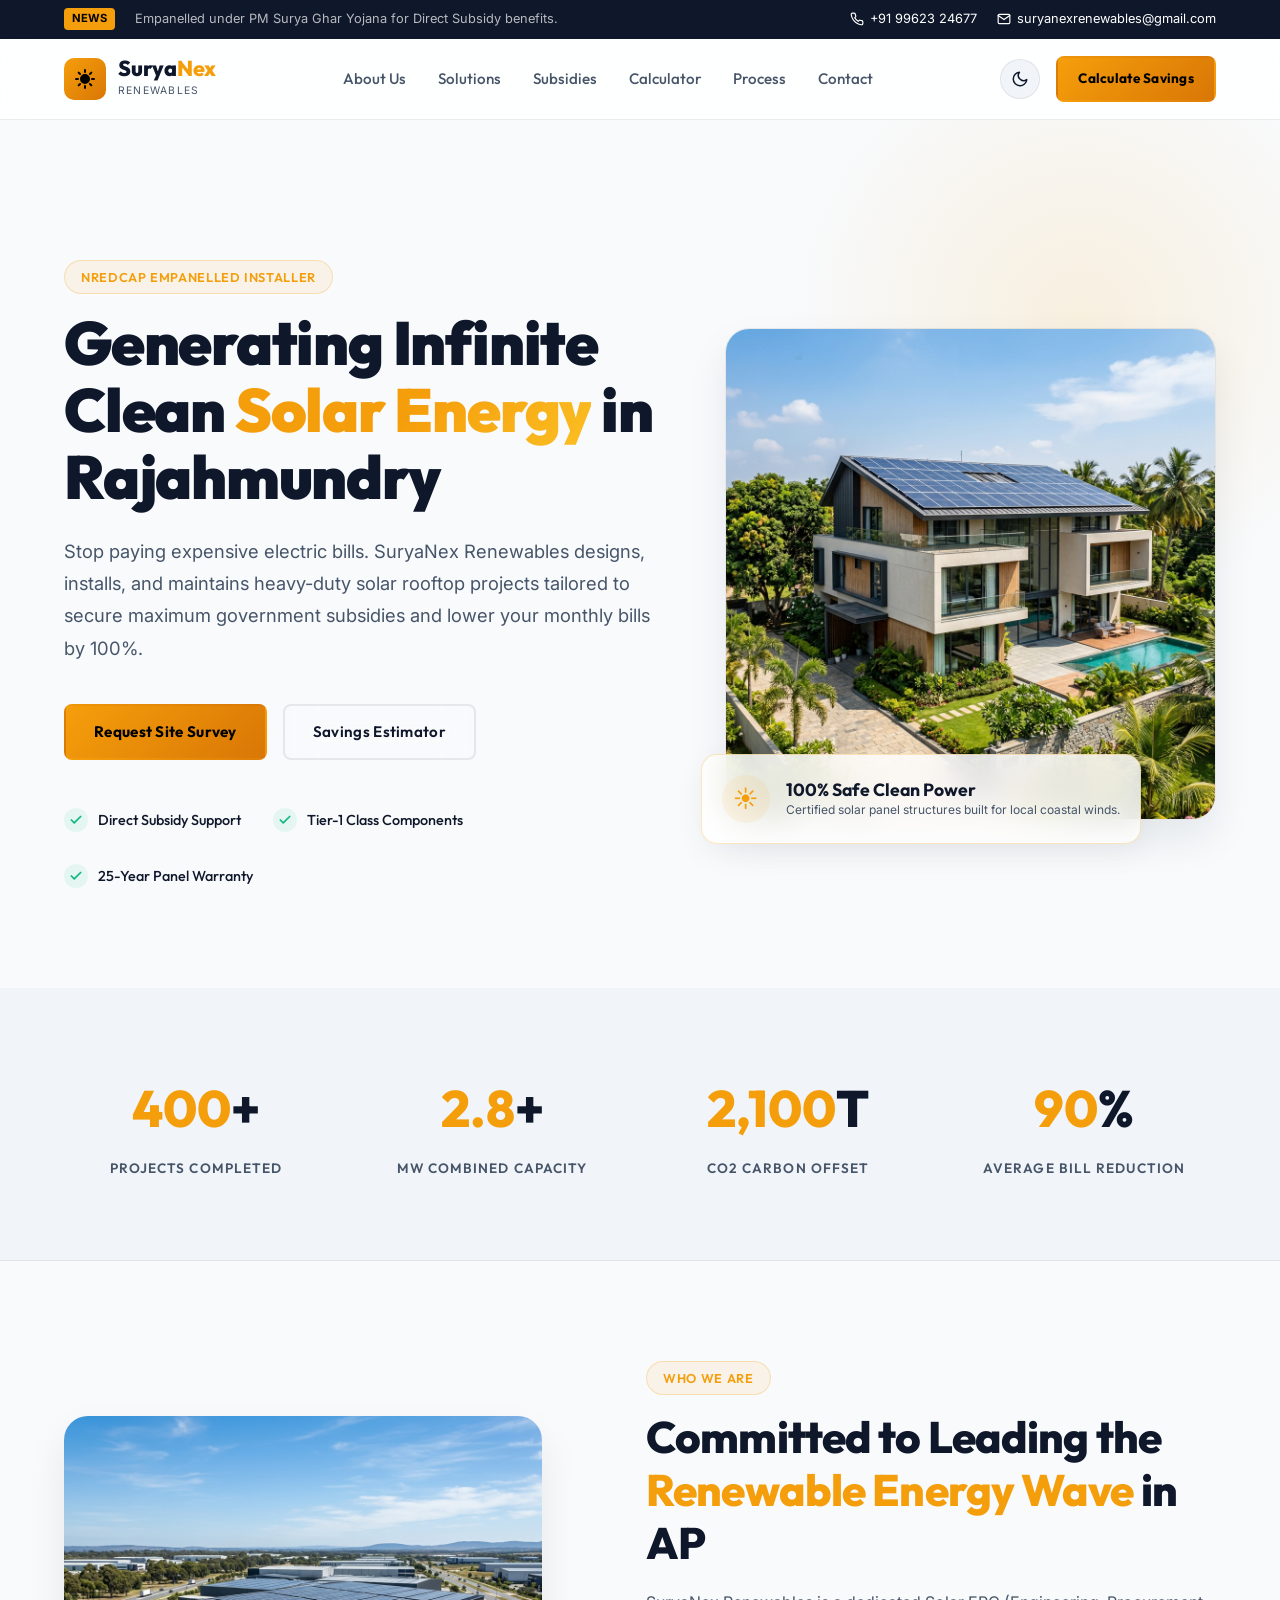
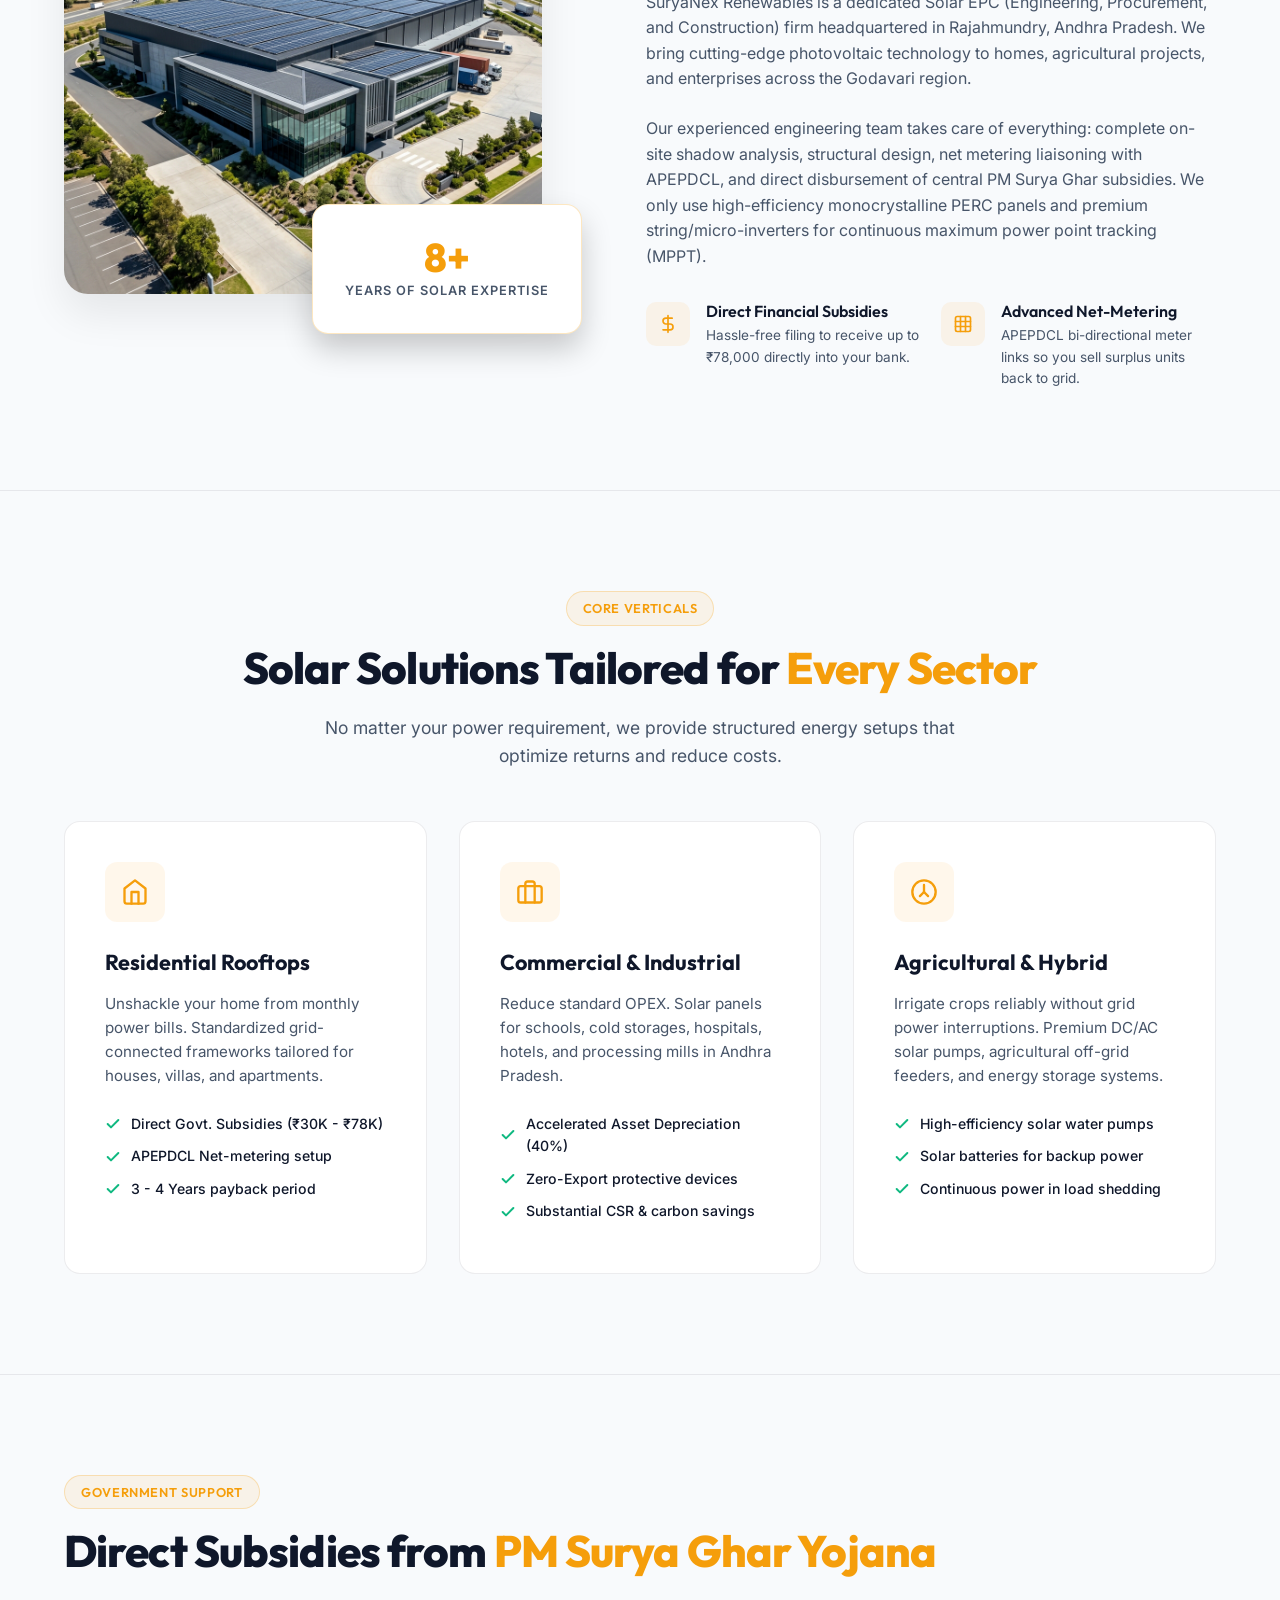
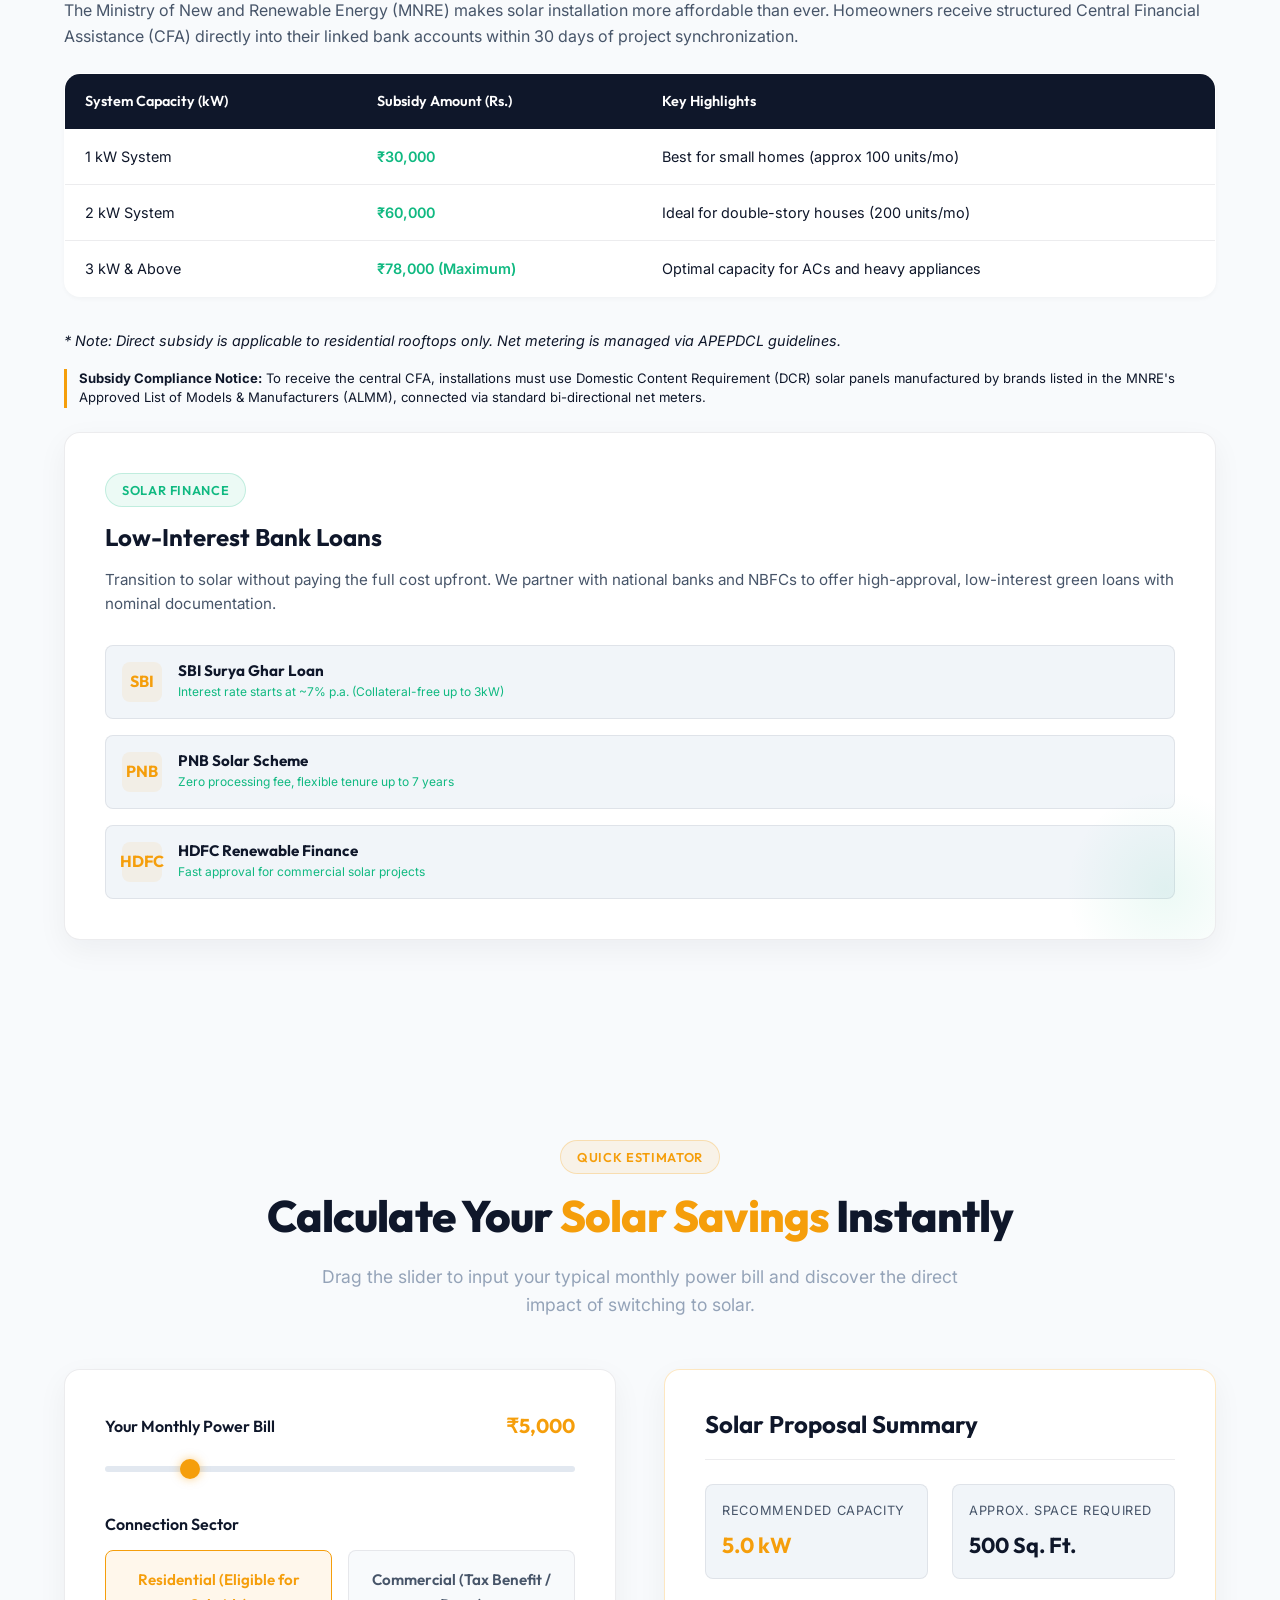
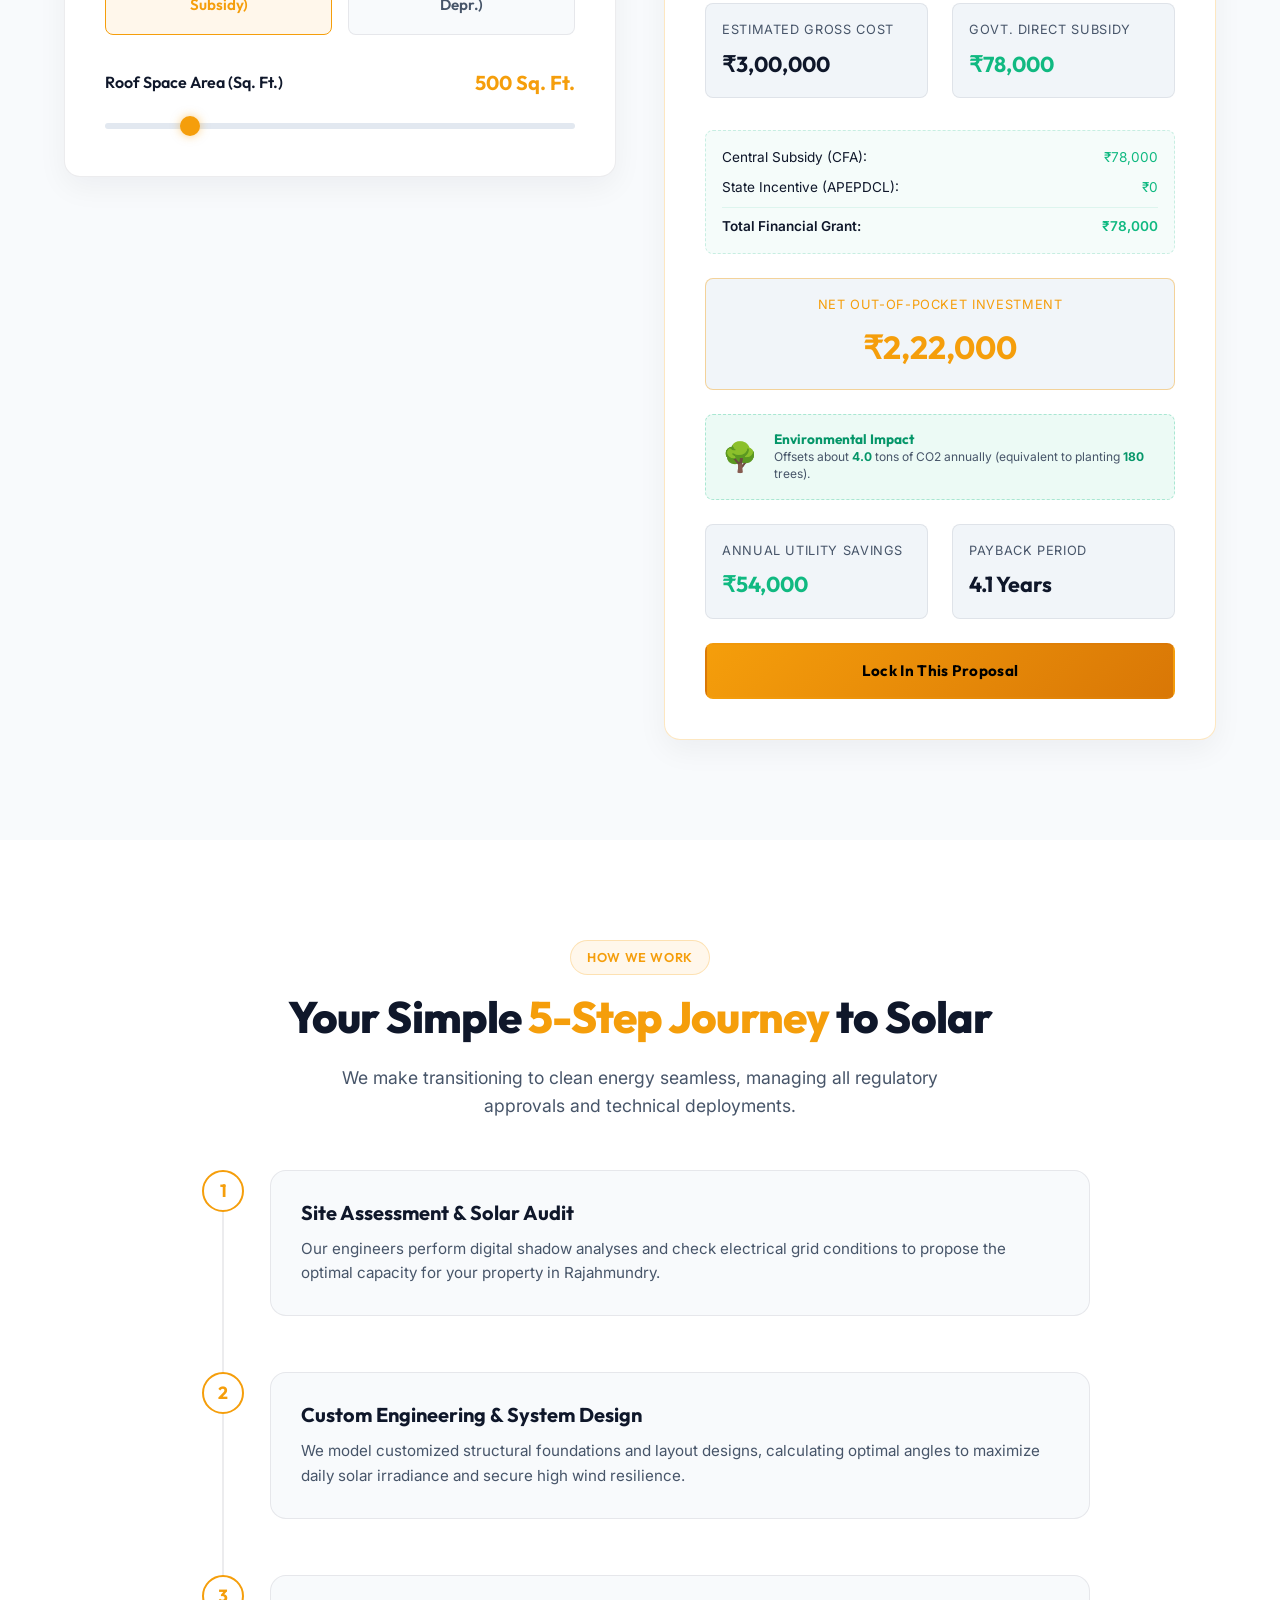
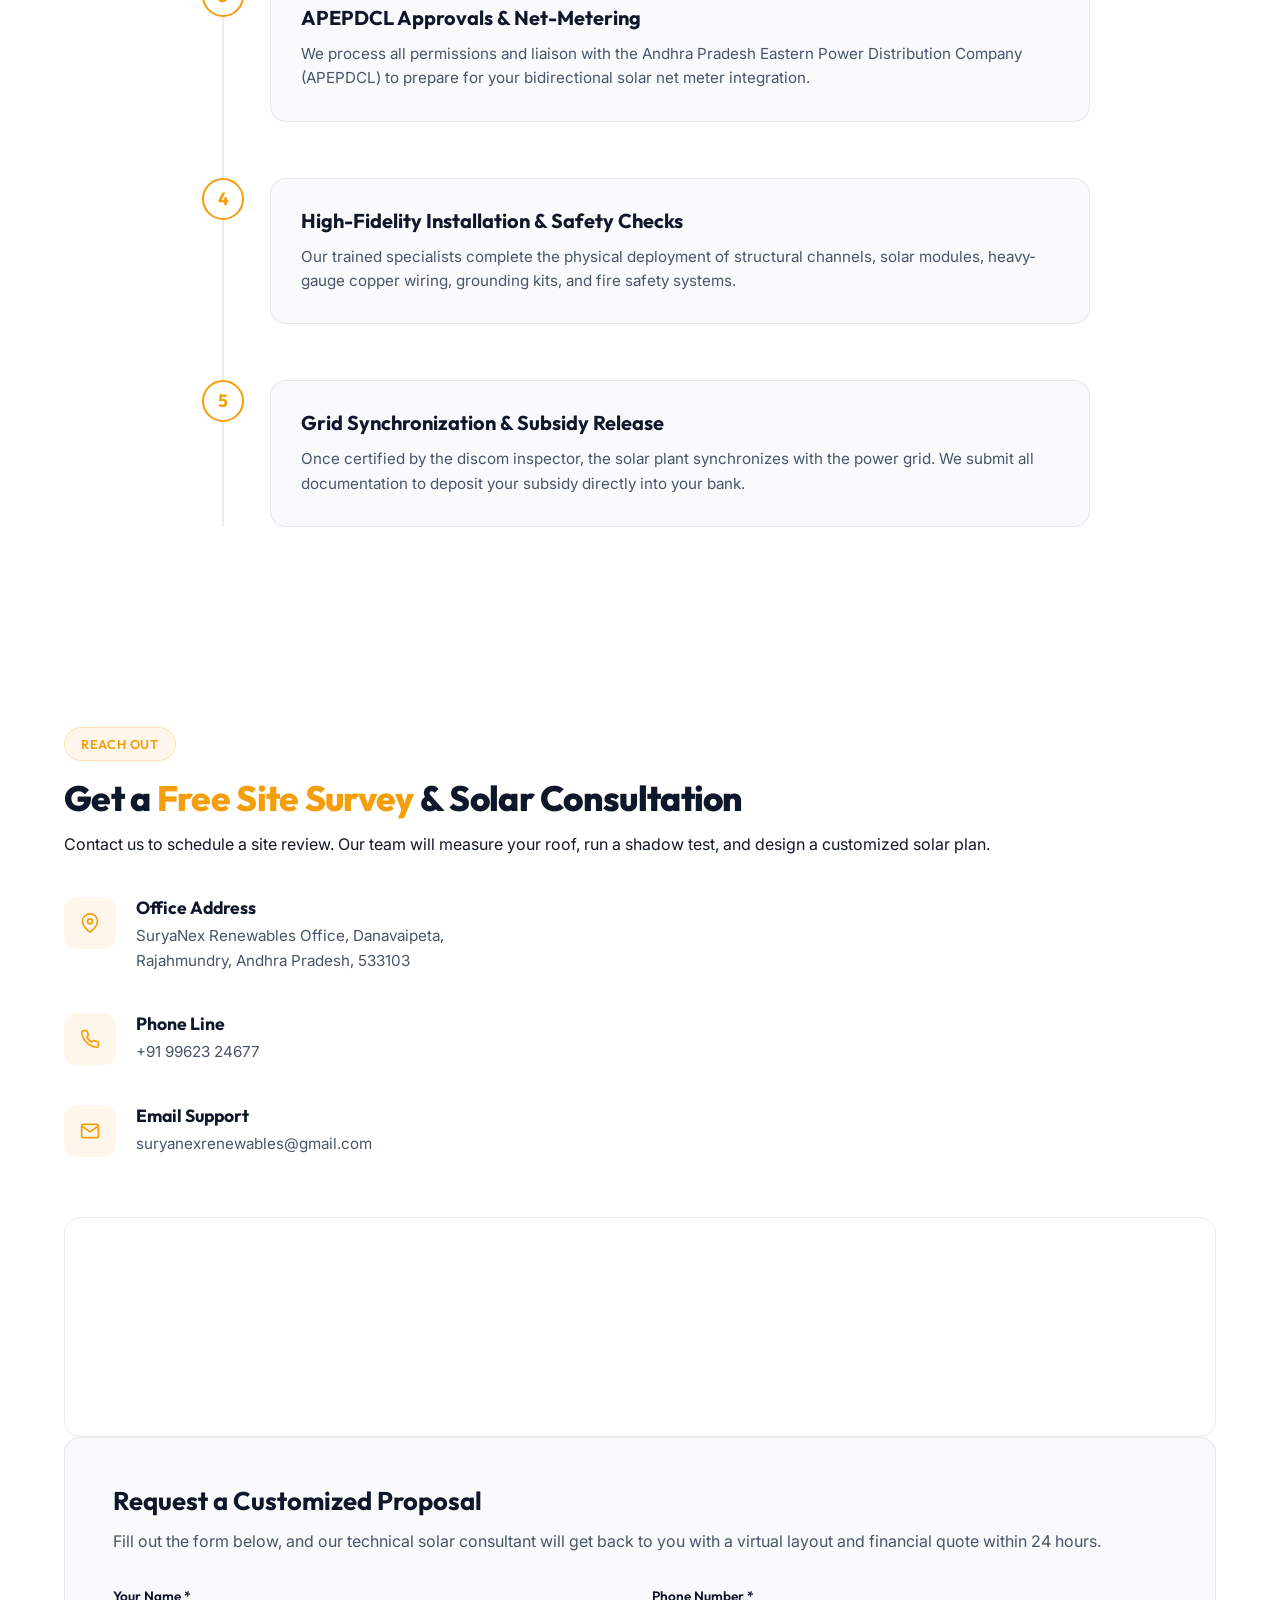
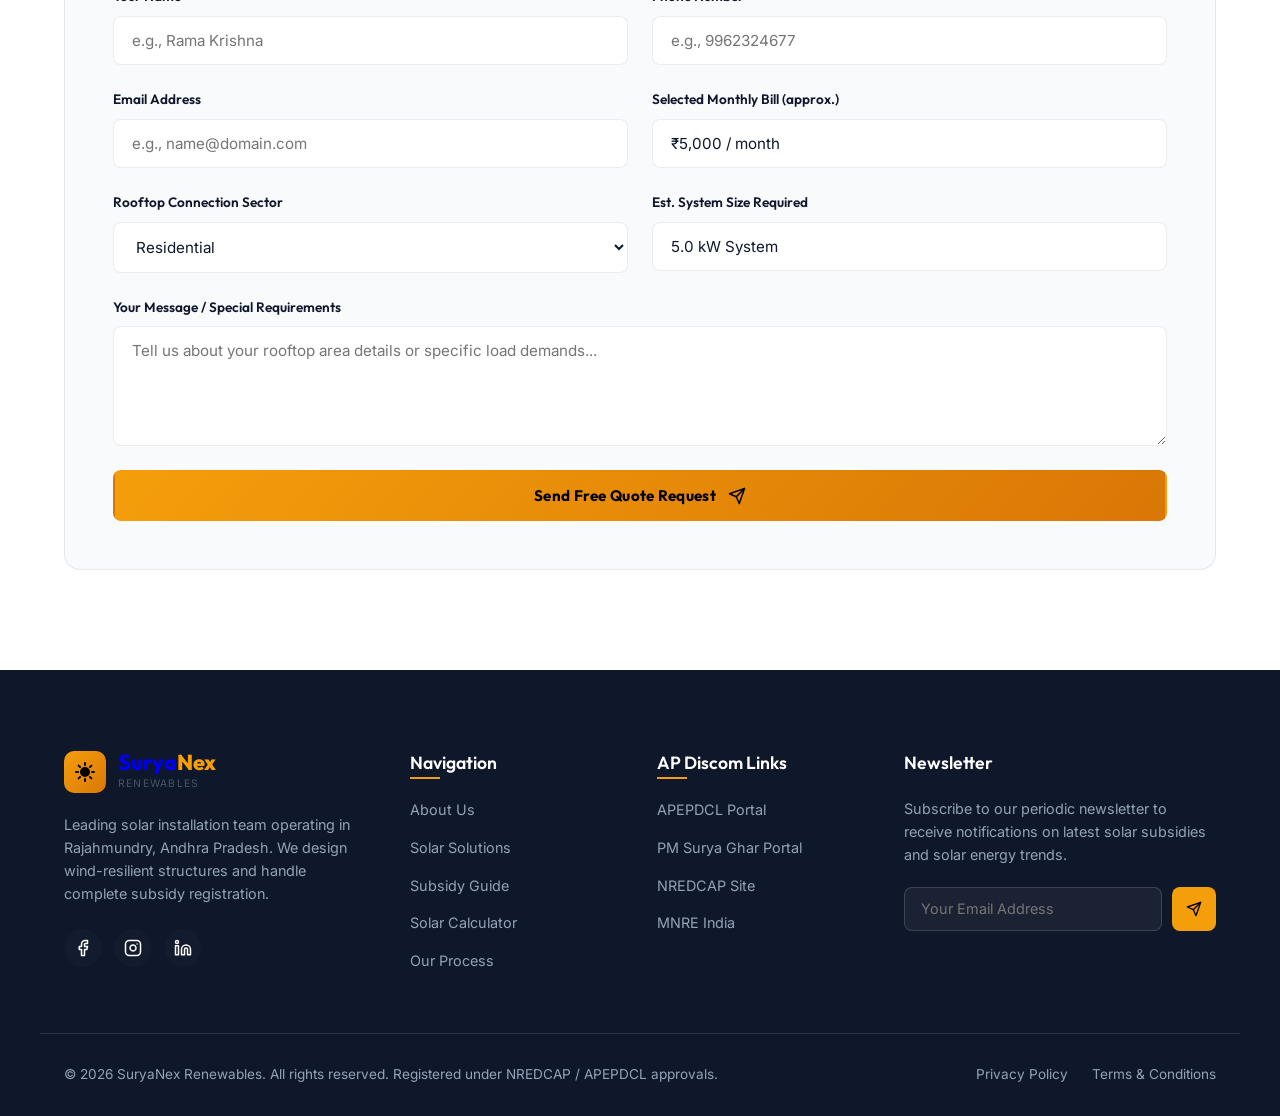
<file: index.html>
<!DOCTYPE html>
<html lang="en">
<head>
  <meta charset="UTF-8">
  <meta name="viewport" content="width=device-width, initial-scale=1.0">
  <title>SuryaNex Renewables | Premium Solar Power Solutions in Rajahmundry</title>
  
  <script>
    // Immediately set theme before layout parses to prevent theme flashes
    const savedTheme = localStorage.getItem('theme') || 'light';
    document.documentElement.setAttribute('data-theme', savedTheme);
  </script>
  
  <!-- SEO Meta Tags -->
  <meta name="description" content="Leading Solar EPC company in Rajahmundry, Andhra Pradesh. SuryaNex Renewables provides top-tier rooftop solar installations, PM Surya Ghar subsidy processing, and maximum savings on electricity bills." />
  <meta name="keywords" content="solar installation Rajahmundry, best solar company in Andhra Pradesh, rooftop solar panels, solar subsidy AP, NREDCAP solar installer, PM Surya Ghar Yojana Rajahmundry, APEPDCL solar net metering" />
  <meta name="robots" content="index, follow" />
  
  <!-- CSS Stylesheet -->
  <link rel="stylesheet" href="style.css">
</head>
<body>

  <!-- PRELOADER -->
  <div id="preloader">
    <div class="loader-content">
      <div class="loader-solar"></div>
      <div class="loader-text">SuryaNex Renewables</div>
    </div>
  </div>

  <!-- TOP ANNOUNCEMENT BAR -->
  <section class="top-bar" id="home">
    <div class="container top-bar-content">
      <div class="top-bar-left">
        <span class="announcement-badge">News</span>
        <span>Empanelled under PM Surya Ghar Yojana for Direct Subsidy benefits.</span>
      </div>
      <div class="top-bar-right">
        <a href="tel:+919962324677">
          <svg width="14" height="14" viewBox="0 0 24 24" fill="none" stroke="currentColor" stroke-width="2" stroke-linecap="round" stroke-linejoin="round"><path d="M22 16.92v3a2 2 0 0 1-2.18 2 19.79 19.79 0 0 1-8.63-3.07 19.5 19.5 0 0 1-6-6 19.79 19.79 0 0 1-3.07-8.67A2 2 0 0 1 4.11 2h3a2 2 0 0 1 2 1.72 12.84 12.84 0 0 0 .7 2.81 2 2 0 0 1-.45 2.11L8.09 9.91a16 16 0 0 0 6 6l1.27-1.27a2 2 0 0 1 2.11-.45 12.84 12.84 0 0 0 2.81.7A2 2 0 0 1 22 16.92z"></path></svg>
          +91 99623 24677
        </a>
        <a href="mailto:suryanexrenewables@gmail.com">
          <svg width="14" height="14" viewBox="0 0 24 24" fill="none" stroke="currentColor" stroke-width="2" stroke-linecap="round" stroke-linejoin="round"><path d="M4 4h16c1.1 0 2 .9 2 2v12c0 1.1-.9 2-2 2H4c-1.1 0-2-.9-2-2V6c0-1.1.9-2 2-2z"></path><polyline points="22,6 12,13 2,6"></polyline></svg>
          suryanexrenewables@gmail.com
        </a>
      </div>
    </div>
  </section>

  <!-- NAVIGATION HEADER -->
  <header id="header">
    <div class="nav-container">
      <a href="#home" class="logo" id="nav-logo">
        <div class="logo-icon">
          <svg viewBox="0 0 24 24" xmlns="http://www.w3.org/1999/xlink">
            <path d="M12,7A5,5 0 0,1 17,12A5,5 0 0,1 12,17A5,5 0 0,1 7,12A5,5 0 0,1 12,7M12,2A1,1 0 0,1 13,3V5A1,1 0 0,1 12,6A1,1 0 0,1 11,5V3A1,1 0 0,1 12,2M12,18A1,1 0 0,1 13,19V21A1,1 0 0,1 12,22A1,1 0 0,1 11,21V19A1,1 0 0,1 12,18M2,12A1,1 0 0,1 3,11H5A1,1 0 0,1 6,12A1,1 0 0,1 5,13H3A1,1 0 0,1 2,12M18,12A1,1 0 0,1 19,11H21A1,1 0 0,1 22,12A1,1 0 0,1 21,13H19A1,1 0 0,1 18,12M4.93,4.93A1,1 0 0,1 6.34,4.93L7.76,6.34A1,1 0 0,1 7.76,7.76A1,1 0 0,1 6.34,7.76L4.93,6.34A1,1 0 0,1 4.93,4.93M16.24,16.24A1,1 0 0,1 17.66,16.24L19.07,17.66A1,1 0 0,1 19.07,19.07A1,1 0 0,1 17.66,19.07L16.24,17.66A1,1 0 0,1 16.24,16.24M19.07,4.93A1,1 0 0,1 19.07,6.34L17.66,7.76A1,1 0 0,1 16.24,7.76A1,1 0 0,1 16.24,6.34L17.66,4.93A1,1 0 0,1 19.07,4.93M7.76,16.24A1,1 0 0,1 7.76,17.66L6.34,19.07A1,1 0 0,1 4.93,19.07A1,1 0 0,1 4.93,17.66L6.34,16.24A1,1 0 0,1 7.76,16.24Z" />
          </svg>
        </div>
        <div class="logo-text">
          <span class="logo-title">Surya<span>Nex</span></span>
          <span class="logo-subtitle">Renewables</span>
        </div>
      </a>
      
      <ul class="nav-links" id="nav-links-menu">
        <li><a href="#about" class="nav-link-item">About Us</a></li>
        <li><a href="#solutions" class="nav-link-item">Solutions</a></li>
        <li><a href="#subsidy" class="nav-link-item">Subsidies</a></li>
        <li><a href="#calculator" class="nav-link-item">Calculator</a></li>
        <li><a href="#process" class="nav-link-item">Process</a></li>
        <li><a href="#contact" class="nav-link-item">Contact</a></li>
      </ul>

      <div class="nav-actions">
        <button id="theme-toggle" class="theme-toggle-btn" aria-label="Toggle Theme" title="Toggle Light/Dark Mode">
          <svg class="sun-icon" viewBox="0 0 24 24" fill="none" stroke="currentColor" stroke-width="2" stroke-linecap="round" stroke-linejoin="round">
            <circle cx="12" cy="12" r="5"></circle>
            <line x1="12" y1="1" x2="12" y2="3"></line>
            <line x1="12" y1="21" x2="12" y2="23"></line>
            <line x1="4.22" y1="4.22" x2="5.64" y2="5.64"></line>
            <line x1="18.36" y1="18.36" x2="19.78" y2="19.78"></line>
            <line x1="1" y1="12" x2="3" y2="12"></line>
            <line x1="21" y1="12" x2="23" y2="12"></line>
            <line x1="4.22" y1="19.78" x2="5.64" y2="18.36"></line>
            <line x1="18.36" y1="5.64" x2="19.78" y2="4.22"></line>
          </svg>
          <svg class="moon-icon" viewBox="0 0 24 24" fill="none" stroke="currentColor" stroke-width="2" stroke-linecap="round" stroke-linejoin="round">
            <path d="M21 12.79A9 9 0 1 1 11.21 3 7 7 0 0 0 21 12.79z"></path>
          </svg>
        </button>
        <a href="#calculator" class="btn btn-primary" style="padding: 10px 20px; font-size: 0.85rem;">Calculate Savings</a>
      </div>

      <button class="hamburger" id="hamburger-btn" aria-label="Toggle menu">
        <span></span>
        <span></span>
        <span></span>
      </button>
    </div>
  </header>

  <!-- HERO SECTION -->
  <section class="hero">
    <div class="container hero-grid">
      <div class="hero-content">
        <span class="badge">NREDCAP Empanelled Installer</span>
        <h1 class="hero-title">Generating Infinite Clean <span>Solar Energy</span> in Rajahmundry</h1>
        <p class="hero-subtitle">Stop paying expensive electric bills. SuryaNex Renewables designs, installs, and maintains heavy-duty solar rooftop projects tailored to secure maximum government subsidies and lower your monthly bills by 100%.</p>
        
        <div class="hero-actions">
          <a href="#contact" class="btn btn-primary">Request Site Survey</a>
          <a href="#calculator" class="btn btn-secondary">Savings Estimator</a>
        </div>

        <div class="hero-benefits">
          <div class="hero-benefit-item">
            <div class="hero-benefit-icon">
              <svg width="14" height="14" viewBox="0 0 24 24" fill="none" stroke="currentColor" stroke-width="3" stroke-linecap="round" stroke-linejoin="round"><polyline points="20 6 9 17 4 12"></polyline></svg>
            </div>
            <span class="hero-benefit-text">Direct Subsidy Support</span>
          </div>
          <div class="hero-benefit-item">
            <div class="hero-benefit-icon">
              <svg width="14" height="14" viewBox="0 0 24 24" fill="none" stroke="currentColor" stroke-width="3" stroke-linecap="round" stroke-linejoin="round"><polyline points="20 6 9 17 4 12"></polyline></svg>
            </div>
            <span class="hero-benefit-text">Tier-1 Class Components</span>
          </div>
          <div class="hero-benefit-item">
            <div class="hero-benefit-icon">
              <svg width="14" height="14" viewBox="0 0 24 24" fill="none" stroke="currentColor" stroke-width="3" stroke-linecap="round" stroke-linejoin="round"><polyline points="20 6 9 17 4 12"></polyline></svg>
            </div>
            <span class="hero-benefit-text">25-Year Panel Warranty</span>
          </div>
        </div>
      </div>

      <div class="hero-image-container">
        <div class="hero-image-wrapper">
          <img src="assets/hero_solar_panels.png" alt="Rooftop solar installation in Rajahmundry AP" loading="lazy">
        </div>
        <div class="hero-floating-card">
          <div class="floating-icon">☀️</div>
          <div class="floating-info">
            <h4>100% Safe Clean Power</h4>
            <p>Certified solar panel structures built for local coastal winds.</p>
          </div>
        </div>
      </div>
    </div>
  </section>

  <!-- KEY STATS -->
  <section class="stats">
    <div class="container stats-grid">
      <div class="stat-card">
        <div class="stat-number" id="stat-installations">400<span>+</span></div>
        <div class="stat-label">Projects Completed</div>
      </div>
      <div class="stat-card">
        <div class="stat-number" id="stat-mw">2.8<span>+</span></div>
        <div class="stat-label">MW Combined Capacity</div>
      </div>
      <div class="stat-card">
        <div class="stat-number" id="stat-co2">2,100<span>T</span></div>
        <div class="stat-label">CO2 Carbon Offset</div>
      </div>
      <div class="stat-card">
        <div class="stat-number" id="stat-savings">90<span>%</span></div>
        <div class="stat-label">Average Bill Reduction</div>
      </div>
    </div>
  </section>

  <!-- ABOUT US SECTION -->
  <section class="section about" id="about">
    <div class="container about-grid">
      <div class="about-media">
        <div class="about-image-stack">
          <div class="about-img-main">
            <img src="assets/commercial_solar.png" alt="SuryaNex team solar work in Rajahmundry" loading="lazy">
          </div>
          <div class="about-badge-experience">
            <div class="exp-years">8+</div>
            <div class="exp-text">Years of Solar Expertise</div>
          </div>
        </div>
      </div>

      <div class="about-info">
        <span class="badge">Who We Are</span>
        <h2 class="section-title">Committed to Leading the <span>Renewable Energy Wave</span> in AP</h2>
        <p>SuryaNex Renewables is a dedicated Solar EPC (Engineering, Procurement, and Construction) firm headquartered in Rajahmundry, Andhra Pradesh. We bring cutting-edge photovoltaic technology to homes, agricultural projects, and enterprises across the Godavari region.</p>
        <p>Our experienced engineering team takes care of everything: complete on-site shadow analysis, structural design, net metering liaisoning with APEPDCL, and direct disbursement of central PM Surya Ghar subsidies. We only use high-efficiency monocrystalline PERC panels and premium string/micro-inverters for continuous maximum power point tracking (MPPT).</p>
        
        <div class="about-features">
          <div class="about-feature-item">
            <div class="about-feature-icon">
              <svg width="20" height="20" viewBox="0 0 24 24" fill="none" stroke="currentColor" stroke-width="2" stroke-linecap="round" stroke-linejoin="round"><path d="M12 2v20M17 5H9.5a3.5 3.5 0 0 0 0 7h5a3.5 3.5 0 0 1 0 7H6"></path></svg>
            </div>
            <div class="about-feature-text">
              <h4>Direct Financial Subsidies</h4>
              <p>Hassle-free filing to receive up to ₹78,000 directly into your bank.</p>
            </div>
          </div>
          <div class="about-feature-item">
            <div class="about-feature-icon">
              <svg width="20" height="20" viewBox="0 0 24 24" fill="none" stroke="currentColor" stroke-width="2" stroke-linecap="round" stroke-linejoin="round"><rect x="3" y="3" width="18" height="18" rx="2" ry="2"></rect><line x1="9" y1="3" x2="9" y2="21"></line><line x1="15" y1="3" x2="15" y2="21"></line><line x1="3" y1="9" x2="21" y2="9"></line><line x1="3" y1="15" x2="21" y2="15"></line></svg>
            </div>
            <div class="about-feature-text">
              <h4>Advanced Net-Metering</h4>
              <p>APEPDCL bi-directional meter links so you sell surplus units back to grid.</p>
            </div>
          </div>
        </div>
      </div>
    </div>
  </section>

  <!-- SOLUTIONS SECTION -->
  <section class="section solutions" id="solutions">
    <div class="container">
      <div style="text-align: center; margin-bottom: 50px;">
        <span class="badge">Core Verticals</span>
        <h2 class="section-title">Solar Solutions Tailored for <span>Every Sector</span></h2>
        <p class="section-desc" style="margin: 0 auto;">No matter your power requirement, we provide structured energy setups that optimize returns and reduce costs.</p>
      </div>

      <div class="grid grid-3 solutions-grid">
        <!-- Residential Solar -->
        <div class="solution-card">
          <div class="solution-icon">
            <svg width="28" height="28" viewBox="0 0 24 24" fill="none" stroke="currentColor" stroke-width="2" stroke-linecap="round" stroke-linejoin="round"><path d="M3 9l9-7 9 7v11a2 2 0 0 1-2 2H5a2 2 0 0 1-2-2z"></path><polyline points="9 22 9 12 15 12 15 22"></polyline></svg>
          </div>
          <h3>Residential Rooftops</h3>
          <p>Unshackle your home from monthly power bills. Standardized grid-connected frameworks tailored for houses, villas, and apartments.</p>
          <ul class="solution-list">
            <li>
              <svg width="16" height="16" viewBox="0 0 24 24" fill="none" stroke="currentColor" stroke-width="3" stroke-linecap="round" stroke-linejoin="round"><polyline points="20 6 9 17 4 12"></polyline></svg>
              Direct Govt. Subsidies (₹30K - ₹78K)
            </li>
            <li>
              <svg width="16" height="16" viewBox="0 0 24 24" fill="none" stroke="currentColor" stroke-width="3" stroke-linecap="round" stroke-linejoin="round"><polyline points="20 6 9 17 4 12"></polyline></svg>
              APEPDCL Net-metering setup
            </li>
            <li>
              <svg width="16" height="16" viewBox="0 0 24 24" fill="none" stroke="currentColor" stroke-width="3" stroke-linecap="round" stroke-linejoin="round"><polyline points="20 6 9 17 4 12"></polyline></svg>
              3 - 4 Years payback period
            </li>
          </ul>
        </div>

        <!-- Commercial Solar -->
        <div class="solution-card">
          <div class="solution-icon">
            <svg width="28" height="28" viewBox="0 0 24 24" fill="none" stroke="currentColor" stroke-width="2" stroke-linecap="round" stroke-linejoin="round"><rect x="2" y="7" width="20" height="14" rx="2" ry="2"></rect><path d="M16 21V5a2 2 0 0 0-2-2h-4a2 2 0 0 0-2 2v16"></path></svg>
          </div>
          <h3>Commercial & Industrial</h3>
          <p>Reduce standard OPEX. Solar panels for schools, cold storages, hospitals, hotels, and processing mills in Andhra Pradesh.</p>
          <ul class="solution-list">
            <li>
              <svg width="16" height="16" viewBox="0 0 24 24" fill="none" stroke="currentColor" stroke-width="3" stroke-linecap="round" stroke-linejoin="round"><polyline points="20 6 9 17 4 12"></polyline></svg>
              Accelerated Asset Depreciation (40%)
            </li>
            <li>
              <svg width="16" height="16" viewBox="0 0 24 24" fill="none" stroke="currentColor" stroke-width="3" stroke-linecap="round" stroke-linejoin="round"><polyline points="20 6 9 17 4 12"></polyline></svg>
              Zero-Export protective devices
            </li>
            <li>
              <svg width="16" height="16" viewBox="0 0 24 24" fill="none" stroke="currentColor" stroke-width="3" stroke-linecap="round" stroke-linejoin="round"><polyline points="20 6 9 17 4 12"></polyline></svg>
              Substantial CSR & carbon savings
            </li>
          </ul>
        </div>

        <!-- Offgrid & Irrigation Solar -->
        <div class="solution-card">
          <div class="solution-icon">
            <svg width="28" height="28" viewBox="0 0 24 24" fill="none" stroke="currentColor" stroke-width="2" stroke-linecap="round" stroke-linejoin="round"><path d="M12 22c5.523 0 10-4.477 10-10S17.523 2 12 2 2 6.477 2 12s4.477 10 10 10z"></path><path d="M12 12v-6"></path><path d="M12 12l-3.5 3.5"></path><path d="M12 12l3.5 3.5"></path></svg>
          </div>
          <h3>Agricultural & Hybrid</h3>
          <p>Irrigate crops reliably without grid power interruptions. Premium DC/AC solar pumps, agricultural off-grid feeders, and energy storage systems.</p>
          <ul class="solution-list">
            <li>
              <svg width="16" height="16" viewBox="0 0 24 24" fill="none" stroke="currentColor" stroke-width="3" stroke-linecap="round" stroke-linejoin="round"><polyline points="20 6 9 17 4 12"></polyline></svg>
              High-efficiency solar water pumps
            </li>
            <li>
              <svg width="16" height="16" viewBox="0 0 24 24" fill="none" stroke="currentColor" stroke-width="3" stroke-linecap="round" stroke-linejoin="round"><polyline points="20 6 9 17 4 12"></polyline></svg>
              Solar batteries for backup power
            </li>
            <li>
              <svg width="16" height="16" viewBox="0 0 24 24" fill="none" stroke="currentColor" stroke-width="3" stroke-linecap="round" stroke-linejoin="round"><polyline points="20 6 9 17 4 12"></polyline></svg>
              Continuous power in load shedding
            </li>
          </ul>
        </div>
      </div>
    </div>
  </section>

  <!-- GOVERNMENT SUBSIDY & FINANCING SECTION -->
  <section class="section subsidy-section" id="subsidy">
    <div class="container scheme-grid">
      <div class="scheme-info">
        <span class="badge">Government Support</span>
        <h2 class="section-title">Direct Subsidies from <span>PM Surya Ghar Yojana</span></h2>
        <p>The Ministry of New and Renewable Energy (MNRE) makes solar installation more affordable than ever. Homeowners receive structured Central Financial Assistance (CFA) directly into their linked bank accounts within 30 days of project synchronization.</p>
        
        <table class="scheme-table">
          <thead>
            <tr>
              <th>System Capacity (kW)</th>
              <th>Subsidy Amount (Rs.)</th>
              <th>Key Highlights</th>
            </tr>
          </thead>
          <tbody>
            <tr>
              <td>1 kW System</td>
              <td><span>₹30,000</span></td>
              <td>Best for small homes (approx 100 units/mo)</td>
            </tr>
            <tr>
              <td>2 kW System</td>
              <td><span>₹60,000</span></td>
              <td>Ideal for double-story houses (200 units/mo)</td>
            </tr>
            <tr>
              <td>3 kW & Above</td>
              <td><span>₹78,000 (Maximum)</span></td>
              <td>Optimal capacity for ACs and heavy appliances</td>
            </tr>
          </tbody>
        </table>
        
        <p style="font-size: 0.9rem; color: var(--text-muted-dark); font-style: italic; margin-bottom: 8px;">* Note: Direct subsidy is applicable to residential rooftops only. Net metering is managed via APEPDCL guidelines.</p>
        <p style="font-size: 0.82rem; color: var(--text-muted-dark); line-height: 1.5; border-left: 3px solid var(--primary); padding-left: 12px; margin-top: 16px;">
          <strong>Subsidy Compliance Notice:</strong> To receive the central CFA, installations must use Domestic Content Requirement (DCR) solar panels manufactured by brands listed in the MNRE's Approved List of Models & Manufacturers (ALMM), connected via standard bi-directional net meters.
        </p>
      </div>

      <div class="finance-card">
        <span class="badge badge-green">Solar Finance</span>
        <h3>Low-Interest Bank Loans</h3>
        <p>Transition to solar without paying the full cost upfront. We partner with national banks and NBFCs to offer high-approval, low-interest green loans with nominal documentation.</p>
        
        <div class="finance-partners">
          <div class="partner-logo-item">
            <div class="partner-logo-icon">SBI</div>
            <div class="partner-logo-details">
              <h4>SBI Surya Ghar Loan</h4>
              <p>Interest rate starts at ~7% p.a. (Collateral-free up to 3kW)</p>
            </div>
          </div>
          <div class="partner-logo-item">
            <div class="partner-logo-icon">PNB</div>
            <div class="partner-logo-details">
              <h4>PNB Solar Scheme</h4>
              <p>Zero processing fee, flexible tenure up to 7 years</p>
            </div>
          </div>
          <div class="partner-logo-item">
            <div class="partner-logo-icon">HDFC</div>
            <div class="partner-logo-details">
              <h4>HDFC Renewable Finance</h4>
              <p>Fast approval for commercial solar projects</p>
            </div>
          </div>
        </div>
      </div>
    </div>
  </section>

  <!-- INTERACTIVE SAVINGS CALCULATOR -->
  <section class="section calculator-section" id="calculator">
    <div class="container">
      <div style="text-align: center; margin-bottom: 50px;">
        <span class="badge">Quick Estimator</span>
        <h2 class="section-title">Calculate Your <span>Solar Savings</span> Instantly</h2>
        <p class="section-desc" style="margin: 0 auto; color: var(--text-muted-light);">Drag the slider to input your typical monthly power bill and discover the direct impact of switching to solar.</p>
      </div>

      <div class="calculator-grid">
        <div class="calc-panel">
          <!-- Monthly Bill Slider -->
          <div class="calc-group">
            <div class="calc-label-wrapper">
              <label for="bill-slider">Your Monthly Power Bill</label>
              <div class="calc-val-display" id="bill-display">₹5,000</div>
            </div>
            <input type="range" id="bill-slider" min="1000" max="25000" step="500" value="5000" class="slider-input">
          </div>

          <!-- Connection Type Radio -->
          <div class="calc-group">
            <div class="calc-label-wrapper">
              <label>Connection Sector</label>
            </div>
            <div class="calc-radio-group">
              <div class="calc-radio-btn active" id="sector-res">
                <input type="radio" name="sector" value="residential" checked>
                <span>Residential (Eligible for Subsidy)</span>
              </div>
              <div class="calc-radio-btn" id="sector-com">
                <input type="radio" name="sector" value="commercial">
                <span>Commercial (Tax Benefit / Depr.)</span>
              </div>
            </div>
          </div>

          <!-- Space Input -->
          <div class="calc-group" style="margin-bottom: 0;">
            <div class="calc-label-wrapper">
              <label for="space-input">Roof Space Area (Sq. Ft.)</label>
              <div class="calc-val-display" id="space-display">300 Sq. Ft.</div>
            </div>
            <input type="range" id="space-slider" min="100" max="2500" step="50" value="300" class="slider-input">
          </div>
        </div>

        <div class="results-panel">
          <div class="results-header">
            <h3>Solar Proposal Summary</h3>
          </div>
          
          <div class="results-grid">
            <div class="result-item">
              <div class="result-label">Recommended Capacity</div>
              <div class="result-value highlight-gold" id="res-capacity">3.0 kW</div>
            </div>
            <div class="result-item">
              <div class="result-label">Approx. Space Required</div>
              <div class="result-value" id="res-space">300 Sq. Ft.</div>
            </div>
            <div class="result-item">
              <div class="result-label">Estimated Gross Cost</div>
              <div class="result-value" id="res-gross">₹1,80,000</div>
            </div>
            <div class="result-item">
              <div class="result-label">Govt. Direct Subsidy</div>
              <div class="result-value highlight-green" id="res-subsidy">₹78,000</div>
            </div>
          </div>

          <!-- Subsidy breakdown card -->
          <div class="subsidy-breakdown" id="subsidy-card-wrapper">
            <div class="subsidy-row">
              <span>Central Subsidy (CFA):</span>
              <span id="sub-central">₹78,000</span>
            </div>
            <div class="subsidy-row">
              <span>State Incentive (APEPDCL):</span>
              <span id="sub-state">₹0</span>
            </div>
            <div class="subsidy-row">
              <span>Total Financial Grant:</span>
              <span id="sub-total">₹78,000</span>
            </div>
          </div>

          <div class="result-item" style="margin-bottom: 24px; text-align: center; border-color: rgba(245, 158, 11, 0.4);">
            <div class="result-label" style="color: var(--primary);">Net Out-of-pocket Investment</div>
            <div class="result-value highlight-gold" id="res-net" style="font-size: 2rem;">₹1,02,000</div>
          </div>

          <!-- Environmental impact card -->
          <div class="result-environmental-impact" style="margin-top: 16px; margin-bottom: 24px; padding: 16px; background-color: var(--secondary-glow); border-radius: var(--radius-sm); border: 1px dashed rgba(16, 185, 129, 0.3); display: flex; align-items: center; gap: 16px;">
            <span style="font-size: 1.8rem; line-height: 1;">🌳</span>
            <div style="text-align: left;">
              <h5 style="font-size: 0.85rem; color: var(--secondary-deep); font-weight: 700; margin-bottom: 2px;">Environmental Impact</h5>
              <p style="font-size: 0.75rem; color: var(--text-muted); margin: 0; line-height: 1.4;">Offsets about <span id="co2-saving-val" style="font-weight: 700; color: var(--secondary-deep);">2.4</span> tons of CO2 annually (equivalent to planting <span id="trees-val" style="font-weight: 700; color: var(--secondary-deep);">108</span> trees).</p>
            </div>
          </div>

          <div class="results-grid" style="margin-bottom: 24px;">
            <div class="result-item">
              <div class="result-label">Annual Utility Savings</div>
              <div class="result-value highlight-green" id="res-yearly-savings">₹58,500</div>
            </div>
            <div class="result-item">
              <div class="result-label">Payback Period</div>
              <div class="result-value" id="res-payback">1.7 Years</div>
            </div>
          </div>

          <a href="#contact" class="btn btn-primary" style="width: 100%;" id="calc-cta-btn">Lock In This Proposal</a>
        </div>
      </div>
    </div>
  </section>

  <!-- PROCESS TIMELINE -->
  <section class="section process" id="process">
    <div class="container">
      <div style="text-align: center; margin-bottom: 50px;">
        <span class="badge">How We Work</span>
        <h2 class="section-title">Your Simple <span>5-Step Journey</span> to Solar</h2>
        <p class="section-desc" style="margin: 0 auto;">We make transitioning to clean energy seamless, managing all regulatory approvals and technical deployments.</p>
      </div>

      <div class="process-steps">
        <div class="process-step">
          <div class="step-number flex-center">1</div>
          <div class="process-step-content">
            <h3>Site Assessment & Solar Audit</h3>
            <p>Our engineers perform digital shadow analyses and check electrical grid conditions to propose the optimal capacity for your property in Rajahmundry.</p>
          </div>
        </div>

        <div class="process-step">
          <div class="step-number flex-center">2</div>
          <div class="process-step-content">
            <h3>Custom Engineering & System Design</h3>
            <p>We model customized structural foundations and layout designs, calculating optimal angles to maximize daily solar irradiance and secure high wind resilience.</p>
          </div>
        </div>

        <div class="process-step">
          <div class="step-number flex-center">3</div>
          <div class="process-step-content">
            <h3>APEPDCL Approvals & Net-Metering</h3>
            <p>We process all permissions and liaison with the Andhra Pradesh Eastern Power Distribution Company (APEPDCL) to prepare for your bidirectional solar net meter integration.</p>
          </div>
        </div>

        <div class="process-step">
          <div class="step-number flex-center">4</div>
          <div class="process-step-content">
            <h3>High-Fidelity Installation & Safety Checks</h3>
            <p>Our trained specialists complete the physical deployment of structural channels, solar modules, heavy-gauge copper wiring, grounding kits, and fire safety systems.</p>
          </div>
        </div>

        <div class="process-step">
          <div class="step-number flex-center">5</div>
          <div class="process-step-content">
            <h3>Grid Synchronization & Subsidy Release</h3>
            <p>Once certified by the discom inspector, the solar plant synchronizes with the power grid. We submit all documentation to deposit your subsidy directly into your bank.</p>
          </div>
        </div>
      </div>
    </div>
  </section>

  <!-- CONTACT & CONTACT FORM SECTION -->
  <section class="section contact" id="contact">
    <div class="container contact-grid">
      <div class="contact-info-panel">
        <div>
          <span class="badge">Reach Out</span>
          <h2 class="section-title" style="font-size: 2.2rem; margin-bottom: 12px;">Get a <span>Free Site Survey</span> & Solar Consultation</h2>
          <p style="color: var(--text-muted-dark);">Contact us to schedule a site review. Our team will measure your roof, run a shadow test, and design a customized solar plan.</p>
        </div>

        <div class="contact-card-item">
          <div class="contact-card-icon flex-center">
            <svg width="20" height="20" viewBox="0 0 24 24" fill="none" stroke="currentColor" stroke-width="2" stroke-linecap="round" stroke-linejoin="round"><path d="M21 10c0 7-9 13-9 13s-9-6-9-13a9 9 0 0 1 18 0z"></path><circle cx="12" cy="10" r="3"></circle></svg>
          </div>
          <div class="contact-card-details">
            <h4>Office Address</h4>
            <p>SuryaNex Renewables Office, Danavaipeta,<br>Rajahmundry, Andhra Pradesh, 533103</p>
          </div>
        </div>

        <div class="contact-card-item">
          <div class="contact-card-icon flex-center">
            <svg width="20" height="20" viewBox="0 0 24 24" fill="none" stroke="currentColor" stroke-width="2" stroke-linecap="round" stroke-linejoin="round"><path d="M22 16.92v3a2 2 0 0 1-2.18 2 19.79 19.79 0 0 1-8.63-3.07 19.5 19.5 0 0 1-6-6 19.79 19.79 0 0 1-3.07-8.67A2 2 0 0 1 4.11 2h3a2 2 0 0 1 2 1.72 12.84 12.84 0 0 0 .7 2.81 2 2 0 0 1-.45 2.11L8.09 9.91a16 16 0 0 0 6 6l1.27-1.27a2 2 0 0 1 2.11-.45 12.84 12.84 0 0 0 2.81.7A2 2 0 0 1 22 16.92z"></path></svg>
          </div>
          <div class="contact-card-details">
            <h4>Phone Line</h4>
            <p><a href="tel:+919962324677">+91 99623 24677</a></p>
          </div>
        </div>

        <div class="contact-card-item">
          <div class="contact-card-icon flex-center">
            <svg width="20" height="20" viewBox="0 0 24 24" fill="none" stroke="currentColor" stroke-width="2" stroke-linecap="round" stroke-linejoin="round"><path d="M4 4h16c1.1 0 2 .9 2 2v12c0 1.1-.9 2-2 2H4c-1.1 0-2-.9-2-2V6c0-1.1.9-2 2-2z"></path><polyline points="22,6 12,13 2,6"></polyline></svg>
          </div>
          <div class="contact-card-details">
            <h4>Email Support</h4>
            <p><a href="mailto:suryanexrenewables@gmail.com">suryanexrenewables@gmail.com</a></p>
          </div>
        </div>

        <div class="location-map">
          <!-- Rajahmundry Google Maps Iframe Embed -->
          <iframe src="https://www.google.com/maps/embed?pb=!1m18!1m12!1m3!1d61081.72895697204!2d81.74586938927878!3d17.000109968417937!2m3!1f0!2f0!3f0!3m2!1i1024!2i768!4f13.1!3m3!1m2!1s0x3a37a3e7ef15c0e1%3A0x6b40e53a23a3be!2sRajahmundry%2C%20Andhra%20Pradesh!5e0!3m2!1sen!2sin!4v1718970000000!5m2!1sen!2sin" allowfullscreen="" loading="lazy" referrerpolicy="no-referrer-when-downgrade"></iframe>
        </div>
      </div>

      <div class="contact-form-panel">
        <h3>Request a Customized Proposal</h3>
        <p>Fill out the form below, and our technical solar consultant will get back to you with a virtual layout and financial quote within 24 hours.</p>
        
        <form id="solar-contact-form">
          <div class="form-grid">
            <div class="form-group">
              <label for="name">Your Name *</label>
              <input type="text" id="name" name="name" class="form-control" placeholder="e.g., Rama Krishna" required>
            </div>
            
            <div class="form-group">
              <label for="phone">Phone Number *</label>
              <input type="tel" id="phone" name="phone" class="form-control" placeholder="e.g., 9962324677" pattern="[6-9][0-9]{9}" required>
            </div>
            
            <div class="form-group">
              <label for="email">Email Address</label>
              <input type="email" id="email" name="email" class="form-control" placeholder="e.g., name@domain.com">
            </div>

            <div class="form-group">
              <label for="bill-estimate">Selected Monthly Bill (approx.)</label>
              <input type="text" id="bill-estimate" name="bill_estimate" class="form-control" readonly value="₹5,000">
            </div>

            <div class="form-group">
              <label for="sector-select">Rooftop Connection Sector</label>
              <select id="sector-select" name="sector" class="form-control">
                <option value="residential">Residential</option>
                <option value="commercial">Commercial / Industrial</option>
              </select>
            </div>

            <div class="form-group">
              <label for="capacity-estimate">Est. System Size Required</label>
              <input type="text" id="capacity-estimate" name="capacity_estimate" class="form-control" readonly value="3.0 kW">
            </div>

            <div class="form-group full-width">
              <label for="message">Your Message / Special Requirements</label>
              <textarea id="message" name="message" class="form-control" placeholder="Tell us about your rooftop area details or specific load demands..."></textarea>
            </div>
          </div>

          <button type="submit" class="btn btn-primary" style="width: 100%;">
            Send Free Quote Request
            <svg width="18" height="18" viewBox="0 0 24 24" fill="none" stroke="currentColor" stroke-width="2" stroke-linecap="round" stroke-linejoin="round" style="margin-left: 4px;"><line x1="22" y1="2" x2="11" y2="13"></line><polygon points="22 2 15 22 11 13 2 9 22 2"></polygon></svg>
          </button>

          <div id="form-result" class="form-message"></div>
        </form>
      </div>
    </div>
  </section>

  <!-- FOOTER -->
  <footer>
    <div class="container footer-grid">
      <div class="footer-brand">
        <a href="#home" class="logo">
          <div class="logo-icon">
            <svg viewBox="0 0 24 24" xmlns="http://www.w3.org/1999/xlink">
              <path d="M12,7A5,5 0 0,1 17,12A5,5 0 0,1 12,17A5,5 0 0,1 7,12A5,5 0 0,1 12,7M12,2A1,1 0 0,1 13,3V5A1,1 0 0,1 12,6A1,1 0 0,1 11,5V3A1,1 0 0,1 12,2M12,18A1,1 0 0,1 13,19V21A1,1 0 0,1 12,22A1,1 0 0,1 11,21V19A1,1 0 0,1 12,18M2,12A1,1 0 0,1 3,11H5A1,1 0 0,1 6,12A1,1 0 0,1 5,13H3A1,1 0 0,1 2,12M18,12A1,1 0 0,1 19,11H21A1,1 0 0,1 22,12A1,1 0 0,1 21,13H19A1,1 0 0,1 18,12M4.93,4.93A1,1 0 0,1 6.34,4.93L7.76,6.34A1,1 0 0,1 7.76,7.76A1,1 0 0,1 6.34,7.76L4.93,6.34A1,1 0 0,1 4.93,4.93M16.24,16.24A1,1 0 0,1 17.66,16.24L19.07,17.66A1,1 0 0,1 19.07,19.07A1,1 0 0,1 17.66,19.07L16.24,17.66A1,1 0 0,1 16.24,16.24M19.07,4.93A1,1 0 0,1 19.07,6.34L17.66,7.76A1,1 0 0,1 16.24,7.76A1,1 0 0,1 16.24,6.34L17.66,4.93A1,1 0 0,1 19.07,4.93M7.76,16.24A1,1 0 0,1 7.76,17.66L6.34,19.07A1,1 0 0,1 4.93,19.07A1,1 0 0,1 4.93,17.66L6.34,16.24A1,1 0 0,1 7.76,16.24Z" />
            </svg>
          </div>
          <div class="logo-text">
            <span class="logo-title" style="color: var(--text-light);">Surya<span>Nex</span></span>
            <span class="logo-subtitle">Renewables</span>
          </div>
        </a>
        <p>Leading solar installation team operating in Rajahmundry, Andhra Pradesh. We design wind-resilient structures and handle complete subsidy registration.</p>
        <div class="social-links">
          <a href="#" class="social-link flex-center" aria-label="Facebook">
            <svg width="18" height="18" viewBox="0 0 24 24" fill="none" stroke="currentColor" stroke-width="2" stroke-linecap="round" stroke-linejoin="round"><path d="M18 2h-3a5 5 0 0 0-5 5v3H7v4h3v8h4v-8h3l1-4h-4V7a1 1 0 0 1 1-1h3z"></path></svg>
          </a>
          <a href="#" class="social-link flex-center" aria-label="Instagram">
            <svg width="18" height="18" viewBox="0 0 24 24" fill="none" stroke="currentColor" stroke-width="2" stroke-linecap="round" stroke-linejoin="round"><rect x="2" y="2" width="20" height="20" rx="5" ry="5"></rect><path d="M16 11.37A4 4 0 1 1 12.63 8 4 4 0 0 1 16 11.37z"></path><line x1="17.5" y1="6.5" x2="17.51" y2="6.5"></line></svg>
          </a>
          <a href="#" class="social-link flex-center" aria-label="LinkedIn">
            <svg width="18" height="18" viewBox="0 0 24 24" fill="none" stroke="currentColor" stroke-width="2" stroke-linecap="round" stroke-linejoin="round"><path d="M16 8a6 6 0 0 1 6 6v7h-4v-7a2 2 0 0 0-2-2 2 2 0 0 0-2 2v7h-4v-7a6 6 0 0 1 6-6z"></path><rect x="2" y="9" width="4" height="12"></rect><circle cx="4" cy="4" r="2"></circle></svg>
          </a>
        </div>
      </div>

      <div class="footer-nav">
        <h4>Navigation</h4>
        <ul class="footer-links">
          <li><a href="#about">About Us</a></li>
          <li><a href="#solutions">Solar Solutions</a></li>
          <li><a href="#subsidy">Subsidy Guide</a></li>
          <li><a href="#calculator">Solar Calculator</a></li>
          <li><a href="#process">Our Process</a></li>
        </ul>
      </div>

      <div class="footer-nav">
        <h4>AP Discom Links</h4>
        <ul class="footer-links">
          <li><a href="https://www.apepdcl.in/" target="_blank" rel="noopener">APEPDCL Portal</a></li>
          <li><a href="https://pmsuryaghar.gov.in/" target="_blank" rel="noopener">PM Surya Ghar Portal</a></li>
          <li><a href="https://www.nredcap.in/" target="_blank" rel="noopener">NREDCAP Site</a></li>
          <li><a href="https://www.mnre.gov.in/" target="_blank" rel="noopener">MNRE India</a></li>
        </ul>
      </div>

      <div class="footer-subscribe">
        <h4>Newsletter</h4>
        <p>Subscribe to our periodic newsletter to receive notifications on latest solar subsidies and solar energy trends.</p>
        <form class="subscribe-form" id="newsletter-form">
          <input type="email" placeholder="Your Email Address" required>
          <button type="submit" aria-label="Subscribe">
            <svg width="16" height="16" viewBox="0 0 24 24" fill="none" stroke="currentColor" stroke-width="2" stroke-linecap="round" stroke-linejoin="round"><line x1="22" y1="2" x2="11" y2="13"></line><polygon points="22 2 15 22 11 13 2 9 22 2"></polygon></svg>
          </button>
        </form>
      </div>
    </div>

    <div class="container footer-bottom">
      <div>
        <p>&copy; 2026 SuryaNex Renewables. All rights reserved. Registered under NREDCAP / APEPDCL approvals.</p>
      </div>
      <div class="footer-bottom-links">
        <a href="#">Privacy Policy</a>
        <a href="#">Terms & Conditions</a>
      </div>
    </div>
  </footer>

  <!-- JavaScript File -->
  <script src="app.js"></script>
</body>
</html>
</file>
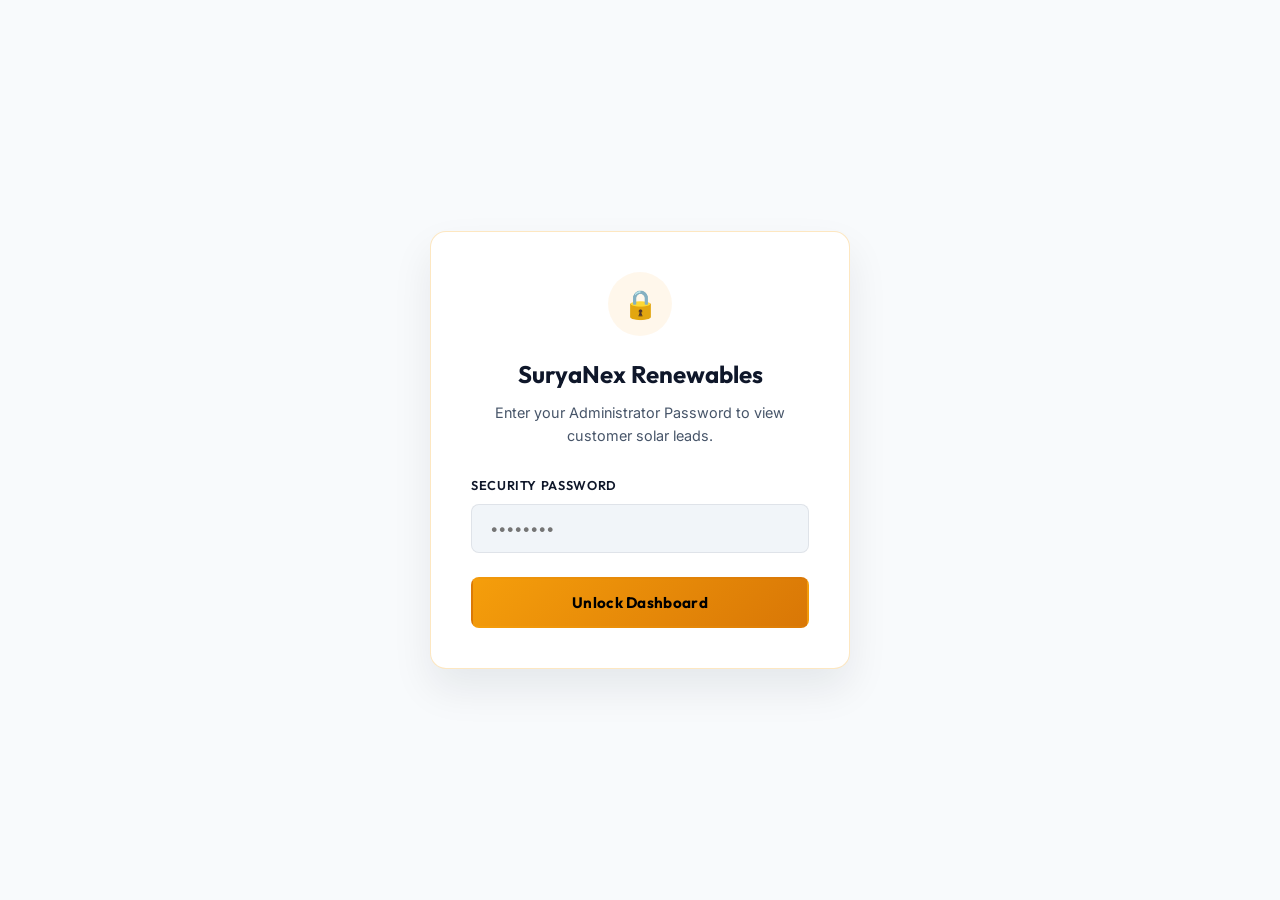
<file: admin.html>
<!DOCTYPE html>
<html lang="en">
<head>
  <meta charset="UTF-8">
  <meta name="viewport" content="width=device-width, initial-scale=1.0">
  <title>SuryaNex Renewables | Admin Dashboard</title>
  
  <script>
    // Immediately set theme before layout parses to prevent theme flashes
    const savedTheme = localStorage.getItem('theme') || 'light';
    document.documentElement.setAttribute('data-theme', savedTheme);
  </script>
  
  <link rel="stylesheet" href="style.css">
  <style>
    /* Dashboard-specific Styles */
    body {
      background-color: var(--bg-page);
      color: var(--text-main);
      min-height: 100vh;
    }

    .admin-wrapper {
      padding: 40px 0;
    }

    .admin-header {
      display: flex;
      justify-content: space-between;
      align-items: center;
      margin-bottom: 40px;
      padding-bottom: 20px;
      border-bottom: 1px solid var(--border-color);
    }

    /* Auth Panel */
    #auth-panel {
      position: fixed;
      inset: 0;
      background-color: var(--bg-page);
      z-index: 2000;
      display: flex;
      justify-content: center;
      align-items: center;
      padding: 24px;
    }

    .auth-card {
      background-color: var(--bg-card);
      border: 1px solid var(--border-glow);
      border-radius: var(--radius-md);
      padding: 40px;
      width: 100%;
      max-width: 420px;
      box-shadow: var(--shadow-lg);
      text-align: center;
    }

    .auth-icon {
      width: 64px;
      height: 64px;
      background-color: var(--primary-glow);
      color: var(--primary);
      border-radius: 50%;
      margin: 0 auto 24px;
      font-size: 1.75rem;
    }

    .auth-card h2 {
      font-size: 1.5rem;
      margin-bottom: 12px;
    }

    .auth-card p {
      color: var(--text-muted);
      font-size: 0.9rem;
      margin-bottom: 28px;
    }

    .auth-form-group {
      margin-bottom: 24px;
      text-align: left;
    }

    .auth-form-group label {
      display: block;
      font-family: var(--font-heading);
      font-size: 0.8rem;
      font-weight: 600;
      text-transform: uppercase;
      letter-spacing: 0.05em;
      margin-bottom: 8px;
    }

    /* Dashboard Panels */
    #dashboard-panel {
      display: none;
    }

    .metrics-row {
      display: grid;
      grid-template-columns: repeat(4, 1fr);
      gap: 24px;
      margin-bottom: 40px;
    }

    .metric-box {
      background-color: var(--bg-card);
      border: 1px solid var(--border-color);
      border-radius: var(--radius-md);
      padding: 24px;
      text-align: left;
      box-shadow: var(--shadow-sm);
    }

    .metric-box-title {
      font-size: 0.75rem;
      text-transform: uppercase;
      letter-spacing: 0.08em;
      color: var(--text-muted);
      margin-bottom: 8px;
    }

    .metric-box-value {
      font-family: var(--font-heading);
      font-size: 2rem;
      font-weight: 800;
      color: var(--text-main);
    }

    .metric-box-value.gold { color: var(--primary); }
    .metric-box-value.green { color: var(--secondary); }

    /* Controls */
    .controls-row {
      display: flex;
      justify-content: space-between;
      align-items: center;
      gap: 20px;
      margin-bottom: 24px;
      flex-wrap: wrap;
    }

    .search-input-wrapper {
      position: relative;
      flex-grow: 1;
      max-width: 400px;
    }

    .search-input-wrapper svg {
      position: absolute;
      left: 16px;
      top: 50%;
      transform: translateY(-50%);
      color: var(--text-muted);
    }

    .search-control {
      padding-left: 48px;
      width: 100%;
    }

    .filter-tabs {
      display: flex;
      gap: 8px;
      background-color: var(--bg-card-inset);
      padding: 4px;
      border-radius: var(--radius-sm);
      border: 1px solid var(--border-color);
    }

    .filter-tab {
      background: none;
      border: none;
      color: var(--text-muted);
      font-family: var(--font-heading);
      font-weight: 600;
      font-size: 0.85rem;
      padding: 8px 18px;
      border-radius: 6px;
      cursor: pointer;
      transition: var(--transition);
    }

    .filter-tab:hover {
      color: var(--text-main);
    }

    .filter-tab.active {
      background-color: var(--bg-card);
      color: var(--primary);
      box-shadow: var(--shadow-sm);
    }

    /* Leads Table */
    .table-container {
      background-color: var(--bg-card);
      border: 1px solid var(--border-color);
      border-radius: var(--radius-md);
      overflow-x: auto;
      box-shadow: var(--shadow-md);
    }

    .leads-table {
      width: 100%;
      border-collapse: collapse;
      text-align: left;
    }

    .leads-table th, .leads-table td {
      padding: 18px 24px;
      font-size: 0.9rem;
      border-bottom: 1px solid var(--border-color);
    }

    .leads-table th {
      background-color: var(--bg-card-inset);
      font-family: var(--font-heading);
      font-weight: 600;
      color: var(--text-main);
      text-transform: uppercase;
      font-size: 0.75rem;
      letter-spacing: 0.08em;
    }

    .leads-table tr:last-child td {
      border-bottom: none;
    }

    .leads-table tr:hover td {
      background-color: rgba(0, 0, 0, 0.015);
    }

    .badge-sector {
      display: inline-block;
      padding: 2px 8px;
      border-radius: 4px;
      font-size: 0.75rem;
      font-weight: 700;
      text-transform: uppercase;
    }

    .badge-sector.residential {
      background-color: var(--primary-glow);
      color: var(--primary);
      border: 1px solid var(--border-glow);
    }

    .badge-sector.commercial {
      background-color: var(--secondary-glow);
      color: var(--secondary);
      border: 1px solid rgba(16, 185, 129, 0.2);
    }

    .btn-delete {
      background-color: rgba(239, 68, 68, 0.1);
      color: #f87171;
      border: 1px solid rgba(239, 68, 68, 0.2);
      padding: 6px 12px;
      border-radius: 6px;
      font-size: 0.8rem;
      cursor: pointer;
      transition: var(--transition);
    }

    .btn-delete:hover {
      background-color: #ef4444;
      color: #ffffff;
      border-color: #ef4444;
      transform: scale(1.05);
    }

    .no-leads-row {
      text-align: center;
      padding: 60px 24px !important;
      color: var(--text-muted);
      font-size: 1rem;
    }

    .lead-message {
      max-width: 250px;
      overflow: hidden;
      text-overflow: ellipsis;
      white-space: nowrap;
      cursor: help;
    }
  </style>
</head>
<body>

  <!-- ADMIN AUTH GATE PANEL -->
  <div id="auth-panel">
    <div class="auth-card">
      <div class="auth-icon flex-center">🔒</div>
      <h2>SuryaNex Renewables</h2>
      <p>Enter your Administrator Password to view customer solar leads.</p>
      
      <form id="auth-form">
        <div class="auth-form-group">
          <label for="admin-pass">Security Password</label>
          <input type="password" id="admin-pass" class="form-control" placeholder="••••••••" style="width: 100%; background: var(--bg-card-inset); border-color: var(--border-color); color: var(--text-main);" required>
        </div>
        <button type="submit" class="btn btn-primary" style="width: 100%;">Unlock Dashboard</button>
        <div id="auth-error" style="color: #f87171; font-size: 0.85rem; margin-top: 12px; display: none;">Invalid password. Access Denied.</div>
      </form>
    </div>
  </div>

  <!-- MAIN DASHBOARD PANEL -->
  <div id="dashboard-panel" class="admin-wrapper">
    <div class="container">
      
      <!-- HEADER -->
      <div class="admin-header">
        <div class="logo">
          <div class="logo-icon">
            <svg viewBox="0 0 24 24" xmlns="http://www.w3.org/1999/xlink">
              <path d="M12,7A5,5 0 0,1 17,12A5,5 0 0,1 12,17A5,5 0 0,1 7,12A5,5 0 0,1 12,7M12,2A1,1 0 0,1 13,3V5A1,1 0 0,1 12,6A1,1 0 0,1 11,5V3A1,1 0 0,1 12,2M12,18A1,1 0 0,1 13,19V21A1,1 0 0,1 12,22A1,1 0 0,1 11,21V19A1,1 0 0,1 12,18M2,12A1,1 0 0,1 3,11H5A1,1 0 0,1 6,12A1,1 0 0,1 5,13H3A1,1 0 0,1 2,12M18,12A1,1 0 0,1 19,11H21A1,1 0 0,1 22,12A1,1 0 0,1 21,13H19A1,1 0 0,1 18,12M4.93,4.93A1,1 0 0,1 6.34,4.93L7.76,6.34A1,1 0 0,1 7.76,7.76A1,1 0 0,1 6.34,7.76L4.93,6.34A1,1 0 0,1 4.93,4.93M16.24,16.24A1,1 0 0,1 17.66,16.24L19.07,17.66A1,1 0 0,1 19.07,19.07A1,1 0 0,1 17.66,19.07L16.24,17.66A1,1 0 0,1 16.24,16.24M19.07,4.93A1,1 0 0,1 19.07,6.34L17.66,7.76A1,1 0 0,1 16.24,7.76A1,1 0 0,1 16.24,6.34L17.66,4.93A1,1 0 0,1 19.07,4.93M7.76,16.24A1,1 0 0,1 7.76,17.66L6.34,19.07A1,1 0 0,1 4.93,19.07A1,1 0 0,1 4.93,17.66L6.34,16.24A1,1 0 0,1 7.76,16.24Z" />
            </svg>
          </div>
          <div class="logo-text">
            <span class="logo-title" style="color: var(--text-light);">Surya<span>Nex</span></span>
            <span class="logo-subtitle">Renewables</span>
          </div>
        </div>
        <div style="display: flex; align-items: center; gap: 16px;">
          <button id="theme-toggle" class="theme-toggle-btn" aria-label="Toggle Theme" title="Toggle Light/Dark Mode" style="margin-right: 8px;">
            <svg class="sun-icon" viewBox="0 0 24 24" fill="none" stroke="currentColor" stroke-width="2" stroke-linecap="round" stroke-linejoin="round">
              <circle cx="12" cy="12" r="5"></circle>
              <line x1="12" y1="1" x2="12" y2="3"></line>
              <line x1="12" y1="21" x2="12" y2="23"></line>
              <line x1="4.22" y1="4.22" x2="5.64" y2="5.64"></line>
              <line x1="18.36" y1="18.36" x2="19.78" y2="19.78"></line>
              <line x1="1" y1="12" x2="3" y2="12"></line>
              <line x1="21" y1="12" x2="23" y2="12"></line>
              <line x1="4.22" y1="19.78" x2="5.64" y2="18.36"></line>
              <line x1="18.36" y1="5.64" x2="19.78" y2="4.22"></line>
            </svg>
            <svg class="moon-icon" viewBox="0 0 24 24" fill="none" stroke="currentColor" stroke-width="2" stroke-linecap="round" stroke-linejoin="round">
              <path d="M21 12.79A9 9 0 1 1 11.21 3 7 7 0 0 0 21 12.79z"></path>
            </svg>
          </button>
          <span style="font-size: 0.85rem; color: var(--secondary);">● Admin Connected</span>
          <button id="logout-btn" class="btn btn-secondary" style="padding: 8px 16px; font-size: 0.8rem;">Log Out</button>
        </div>
      </div>

      <!-- METRICS GRID -->
      <div class="metrics-row">
        <div class="metric-box">
          <div class="metric-box-title">Total Inquiries</div>
          <div class="metric-box-value" id="metric-total">0</div>
        </div>
        <div class="metric-box">
          <div class="metric-box-title">Residential Leads</div>
          <div class="metric-box-value gold" id="metric-res">0</div>
        </div>
        <div class="metric-box">
          <div class="metric-box-title">Commercial Leads</div>
          <div class="metric-box-value green" id="metric-com">0</div>
        </div>
        <div class="metric-box">
          <div class="metric-box-title">Total C&I Demand</div>
          <div class="metric-box-value" id="metric-capacity">0.0 kW</div>
        </div>
      </div>

      <!-- CONTROLS & FILTERING -->
      <div class="controls-row">
        <div class="search-input-wrapper">
          <svg width="18" height="18" viewBox="0 0 24 24" fill="none" stroke="currentColor" stroke-width="2" stroke-linecap="round" stroke-linejoin="round"><circle cx="11" cy="11" r="8"></circle><line x1="21" y1="21" x2="16.65" y2="16.65"></line></svg>
          <input type="text" id="search-box" class="form-control search-control" placeholder="Search by name, phone, email...">
        </div>
        
        <div class="filter-tabs">
          <button class="filter-tab active" data-filter="all">All</button>
          <button class="filter-tab" data-filter="residential">Residential</button>
          <button class="filter-tab" data-filter="commercial">Commercial</button>
        </div>
      </div>

      <!-- DATA TABLE -->
      <div class="table-container">
        <table class="leads-table">
          <thead>
            <tr>
              <th>Lead ID</th>
              <th>Submitted At</th>
              <th>Client Name</th>
              <th>Phone</th>
              <th>Email</th>
              <th>Sector</th>
              <th>Est. Bill</th>
              <th>Est. System</th>
              <th>Comments</th>
              <th>Action</th>
            </tr>
          </thead>
          <tbody id="leads-body">
            <!-- Leads will be dynamically populated here -->
          </tbody>
        </table>
      </div>

    </div>
  </div>

  <script>
    document.addEventListener('DOMContentLoaded', () => {
      const authPanel = document.getElementById('auth-panel');
      const dashboardPanel = document.getElementById('dashboard-panel');
      const authForm = document.getElementById('auth-form');
      const adminPassInput = document.getElementById('admin-pass');
      const authError = document.getElementById('auth-error');
      const logoutBtn = document.getElementById('logout-btn');
      
      const leadsBody = document.getElementById('leads-body');
      const searchBox = document.getElementById('search-box');
      const filterTabs = document.querySelectorAll('.filter-tab');

      // Metric elements
      const mTotal = document.getElementById('metric-total');
      const mRes = document.getElementById('metric-res');
      const mCom = document.getElementById('metric-com');
      const mCapacity = document.getElementById('metric-capacity');

      let allLeads = [];
      let currentFilter = 'all';

      // Check session storage for existing password
      const savedPass = sessionStorage.getItem('admin_session_password');
      if (savedPass) {
        verifyAndLoad(savedPass);
      }

      authForm.addEventListener('submit', (e) => {
        e.preventDefault();
        const pass = adminPassInput.value;
        verifyAndLoad(pass);
      });

      logoutBtn.addEventListener('click', () => {
        sessionStorage.removeItem('admin_session_password');
        location.reload();
      });

      // API calls
      async function verifyAndLoad(password) {
        authError.style.display = 'none';
        
        try {
          const response = await fetch('/api/quotes', {
            method: 'GET',
            headers: {
              'X-Admin-Password': password
            }
          });

          if (response.ok) {
            allLeads = await response.json();
            
            // Save correct password in session storage
            sessionStorage.setItem('admin_session_password', password);
            
            // Toggle panels
            authPanel.style.display = 'none';
            dashboardPanel.style.display = 'block';
            
            renderLeads();
          } else {
            throw new Error('Authentication failed');
          }
        } catch (error) {
          authError.style.display = 'block';
          adminPassInput.value = '';
          sessionStorage.removeItem('admin_session_password');
        }
      }

      async function deleteLead(leadId) {
        if (!confirm(`Are you sure you want to delete lead ${leadId}?`)) return;
        
        const password = sessionStorage.getItem('admin_session_password');
        
        try {
          const response = await fetch(`/api/quote/${leadId}`, {
            method: 'DELETE',
            headers: {
              'X-Admin-Password': password
            }
          });

          if (response.ok) {
            // Remove locally and re-render
            allLeads = allLeads.filter(lead => lead.id !== leadId);
            renderLeads();
          } else {
            alert('Error deleting lead from backend.');
          }
        } catch (err) {
          console.error(err);
          alert('Failed to connect to backend to delete lead.');
        }
      }

      function renderLeads() {
        leadsBody.innerHTML = '';
        const searchVal = searchBox.value.toLowerCase();
        
        // Filter leads
        const filtered = allLeads.filter(lead => {
          // Sector match
          const sectorMatch = currentFilter === 'all' || lead.sector === currentFilter;
          
          // Search string match
          const nameMatch = lead.name.toLowerCase().includes(searchVal);
          const phoneMatch = lead.phone.includes(searchVal);
          const emailMatch = (lead.email || '').toLowerCase().includes(searchVal);
          const idMatch = lead.id.toLowerCase().includes(searchVal);
          
          return sectorMatch && (nameMatch || phoneMatch || emailMatch || idMatch);
        });

        // Compute metrics
        mTotal.textContent = allLeads.length;
        mRes.textContent = allLeads.filter(l => l.sector === 'residential').length;
        mCom.textContent = allLeads.filter(l => l.sector === 'commercial').length;
        
        let totalKw = 0;
        allLeads.forEach(l => {
          if (l.capacity_estimate) {
            // Extract numeric capacity from string (e.g. "3.0 kW System")
            const num = parseFloat(l.capacity_estimate);
            if (!isNaN(num)) totalKw += num;
          }
        });
        mCapacity.textContent = `${totalKw.toFixed(1)} kW`;

        // Render table rows
        if (filtered.length === 0) {
          leadsBody.innerHTML = `
            <tr>
              <td colspan="10" class="no-leads-row">
                No inquiries matching search / filters found.
              </td>
            </tr>
          `;
          return;
        }

        filtered.reverse().forEach(lead => {
          const date = new Date(lead.timestamp).toLocaleString('en-IN', {
            dateStyle: 'medium',
            timeStyle: 'short'
          });

          const tr = document.createElement('tr');
          tr.innerHTML = `
            <td style="font-weight:700; color:var(--primary);">${lead.id}</td>
            <td style="font-size:0.8rem; color:var(--text-muted);">${date}</td>
            <td style="font-weight:600;">${lead.name}</td>
            <td><a href="tel:${lead.phone}" style="color:var(--text-main); text-decoration:none;">${lead.phone}</a></td>
            <td>${lead.email ? `<a href="mailto:${lead.email}" style="color:var(--primary); text-decoration:none;">${lead.email}</a>` : '<span style="color:var(--text-muted)">N/A</span>'}</td>
            <td><span class="badge-sector ${lead.sector}">${lead.sector}</span></td>
            <td>${lead.bill_estimate || 'N/A'}</td>
            <td style="font-weight:600;">${lead.capacity_estimate || 'N/A'}</td>
            <td>
              <div class="lead-message" title="${lead.message || 'No comments'}">
                ${lead.message || '<span style="color:var(--text-muted)">N/A</span>'}
              </div>
            </td>
            <td>
              <button class="btn-delete" data-id="${lead.id}">Delete</button>
            </td>
          `;
          
          tr.querySelector('.btn-delete').addEventListener('click', () => deleteLead(lead.id));
          leadsBody.appendChild(tr);
        });
      }

      // Event listeners for searches/filters
      searchBox.addEventListener('input', renderLeads);

      filterTabs.forEach(tab => {
        tab.addEventListener('click', () => {
          filterTabs.forEach(t => t.classList.remove('active'));
          tab.classList.add('active');
          currentFilter = tab.getAttribute('data-filter');
          renderLeads();
        });
      });

      // Admin Theme Switcher Toggle Hook
      const themeToggleBtn = document.getElementById('theme-toggle');
      if (themeToggleBtn) {
        themeToggleBtn.addEventListener('click', () => {
          const activeTheme = document.documentElement.getAttribute('data-theme') || 'light';
          const newTheme = activeTheme === 'light' ? 'dark' : 'light';
          document.documentElement.setAttribute('data-theme', newTheme);
          localStorage.setItem('theme', newTheme);
        });
      }
    });
  </script>
</body>
</html>
</file>
<file: style.css>
/* 
   SuryaNex Renewables - Style Guide & Layout Styling
   Location: Rajahmundry, Andhra Pradesh
   Design System: Deep Navy & Space Gray, Solar Gold Accent, Emerald Eco Details
*/

@import url('https://fonts.googleapis.com/css2?family=Inter:wght@300;400;500;600;700&family=Outfit:wght@400;500;600;700;800;900&display=swap');

:root {
  /* Common Brand Accents */
  --primary: #f59e0b; /* Solar Gold */
  --primary-deep: #d97706;
  --secondary: #10b981; /* Emerald Green */
  --secondary-deep: #059669;
  --font-heading: 'Outfit', sans-serif;
  --font-body: 'Inter', sans-serif;
  --header-height: 80px;
  --radius-sm: 8px;
  --radius-md: 16px;
  --radius-lg: 24px;
  --transition: all 0.3s cubic-bezier(0.4, 0, 0.2, 1);

  /* Light Theme Variables (Default) */
  --bg-page: #f8fafc;
  --bg-card: #ffffff;
  --bg-card-glass: rgba(255, 255, 255, 0.7);
  --bg-card-inset: #f1f5f9;
  --bg-dark-section: #0f172a; /* Grounding dark blocks (like footer/top-bar) */
  --bg-stats: #f1f5f9;
  
  --text-main: #0f172a;
  --text-muted: #475569;
  --text-light-only: #ffffff;
  --text-muted-light: #94a3b8;
  --text-muted-top-bar: rgba(255, 255, 255, 0.7);
  
  --border-color: rgba(15, 23, 42, 0.08);
  --border-glow: rgba(245, 158, 11, 0.25);
  
  --glass-bg: rgba(255, 255, 255, 0.85);
  --glass-blur: blur(16px);
  --glass-border: rgba(15, 23, 42, 0.08);
  
  --shadow-sm: 0 2px 4px rgba(15, 23, 42, 0.03);
  --shadow-md: 0 10px 30px rgba(15, 23, 42, 0.05);
  --shadow-lg: 0 20px 40px rgba(15, 23, 42, 0.08);
  
  --primary-glow: rgba(245, 158, 11, 0.08);
  --secondary-glow: rgba(16, 185, 129, 0.08);
  
  --slider-track: #e2e8f0;
  --preloader-bg: #ffffff;
  --preloader-text: #0f172a;
  
  --scroll-track: #f1f5f9;
  --scroll-thumb: #cbd5e1;
  
  --hero-glow: radial-gradient(circle, rgba(245, 158, 11, 0.12) 0%, transparent 70%);
}

[data-theme="dark"] {
  /* Dark Theme Variables Override */
  --bg-page: #0a0f1d;
  --bg-card: rgba(20, 27, 47, 0.7);
  --bg-card-glass: rgba(20, 27, 47, 0.4);
  --bg-card-inset: #0d1527;
  --bg-dark-section: #060a13;
  --bg-stats: #060a13;
  
  --text-main: #f8fafc;
  --text-muted: #94a3b8;
  --text-light-only: #ffffff;
  --text-muted-light: #64748b;
  --text-muted-top-bar: rgba(255, 255, 255, 0.6);
  
  --border-color: rgba(255, 255, 255, 0.08);
  --border-glow: rgba(245, 158, 11, 0.3);
  
  --glass-bg: rgba(10, 15, 29, 0.9);
  --glass-blur: blur(16px);
  --glass-border: rgba(255, 255, 255, 0.08);
  
  --shadow-sm: 0 2px 4px rgba(0, 0, 0, 0.15);
  --shadow-md: 0 10px 30px rgba(0, 0, 0, 0.3);
  --shadow-lg: 0 20px 40px rgba(0, 0, 0, 0.4);
  
  --primary-glow: rgba(245, 158, 11, 0.15);
  --secondary-glow: rgba(16, 185, 129, 0.15);
  
  --slider-track: #1e293b;
  --preloader-bg: #0a0f1d;
  --preloader-text: #f8fafc;
  
  --scroll-track: #0a0f1d;
  --scroll-thumb: #1e293b;
  
  --hero-glow: radial-gradient(circle, rgba(245, 158, 11, 0.08) 0%, transparent 70%);
}

/* Base Styles */
* {
  margin: 0;
  padding: 0;
  box-sizing: border-box;
}

html {
  scroll-behavior: smooth;
  scroll-padding-top: var(--header-height);
}

body {
  font-family: var(--font-body);
  color: var(--text-main);
  background-color: var(--bg-page);
  line-height: 1.6;
  overflow-x: hidden;
}

h1, h2, h3, h4, h5, h6 {
  font-family: var(--font-heading);
  font-weight: 700;
  line-height: 1.2;
}

/* Custom Scrollbar */
::-webkit-scrollbar {
  width: 10px;
}
::-webkit-scrollbar-track {
  background: var(--scroll-track);
}
::-webkit-scrollbar-thumb {
  background: var(--scroll-thumb);
  border-radius: 5px;
  border: 2px solid var(--scroll-track);
}
::-webkit-scrollbar-thumb:hover {
  background: var(--primary);
}

/* Preloader */
#preloader {
  position: fixed;
  top: 0;
  left: 0;
  width: 100%;
  height: 100%;
  background-color: var(--preloader-bg);
  z-index: 9999;
  display: flex;
  justify-content: center;
  align-items: center;
  transition: opacity 0.5s ease, visibility 0.5s ease;
}

.loader-content {
  text-align: center;
}

.loader-solar {
  width: 80px;
  height: 80px;
  border-radius: 50%;
  background: radial-gradient(circle, var(--primary) 20%, transparent 60%);
  position: relative;
  margin: 0 auto 20px;
  animation: pulse-solar 1.6s infinite ease-in-out;
}

.loader-solar::after {
  content: '';
  position: absolute;
  top: -10px;
  left: -10px;
  right: -10px;
  bottom: -10px;
  border: 2px dashed rgba(245, 158, 11, 0.4);
  border-radius: 50%;
  animation: rotate-dashed 8s linear infinite;
}

.loader-text {
  font-family: var(--font-heading);
  color: var(--preloader-text);
  font-size: 1.25rem;
  letter-spacing: 0.1em;
  font-weight: 600;
  text-transform: uppercase;
}

@keyframes pulse-solar {
  0%, 100% {
    transform: scale(0.9);
    opacity: 0.6;
    box-shadow: 0 0 0 0 rgba(245, 158, 11, 0.5);
  }
  50% {
    transform: scale(1.1);
    opacity: 1;
    box-shadow: 0 0 30px 10px rgba(245, 158, 11, 0.3);
  }
}

@keyframes rotate-dashed {
  from { transform: rotate(0deg); }
  to { transform: rotate(360deg); }
}

/* Utility Layouts */
.section {
  padding: 100px 0;
  position: relative;
}

.container {
  max-width: 1200px;
  margin: 0 auto;
  padding: 0 24px;
}

.grid {
  display: grid;
  gap: 32px;
}

.grid-2 { grid-template-columns: 1fr 1fr; }
.grid-3 { grid-template-columns: repeat(3, 1fr); }
.grid-4 { grid-template-columns: repeat(4, 1fr); }

.flex-center {
  display: flex;
  align-items: center;
  justify-content: center;
}

/* Typography & Badges */
.badge {
  display: inline-flex;
  align-items: center;
  padding: 6px 16px;
  background-color: var(--primary-glow);
  color: var(--primary);
  border: 1px solid var(--border-glow);
  border-radius: 50px;
  font-family: var(--font-heading);
  font-size: 0.8rem;
  font-weight: 600;
  text-transform: uppercase;
  letter-spacing: 0.05em;
  margin-bottom: 16px;
}

.badge-green {
  background-color: var(--secondary-glow);
  color: var(--secondary);
  border-color: rgba(16, 185, 129, 0.2);
}

.section-title {
  font-size: clamp(2rem, 4vw, 2.75rem);
  font-weight: 800;
  margin-bottom: 20px;
  color: var(--text-main);
  letter-spacing: -0.02em;
}

.section-title span {
  color: var(--primary);
}

.section-desc {
  font-size: 1.1rem;
  color: var(--text-muted);
  max-width: 650px;
  margin-bottom: 48px;
}

/* Buttons */
.btn {
  display: inline-flex;
  align-items: center;
  justify-content: center;
  padding: 14px 28px;
  font-family: var(--font-heading);
  font-weight: 600;
  font-size: 0.95rem;
  text-decoration: none;
  border-radius: var(--radius-sm);
  transition: var(--transition);
  cursor: pointer;
  border: 2px solid transparent;
  letter-spacing: 0.02em;
  gap: 8px;
}

.btn-primary {
  background: linear-gradient(135deg, var(--primary), var(--primary-deep));
  color: #000000;
  font-weight: 700;
}

.btn-primary:hover {
  transform: translateY(-2px);
  box-shadow: 0 12px 24px rgba(245, 158, 11, 0.3);
}

.btn-secondary {
  background: transparent;
  color: var(--text-main);
  border-color: var(--border-color);
  backdrop-filter: var(--glass-blur);
}

.btn-secondary:hover {
  border-color: var(--primary);
  color: var(--primary);
  transform: translateY(-2px);
}

.btn-outline-dark {
  background: transparent;
  color: var(--text-main);
  border-color: var(--text-main);
}

.btn-outline-dark:hover {
  background-color: var(--text-main);
  color: var(--bg-card);
  transform: translateY(-2px);
}

/* TOP ANNOUNCEMENT BAR */
.top-bar {
  background-color: var(--bg-dark-section);
  color: var(--text-muted-top-bar);
  font-size: 0.8rem;
  padding: 8px 0;
  border-bottom: 1px solid var(--border-color);
}

.top-bar-content {
  display: flex;
  justify-content: space-between;
  align-items: center;
  flex-wrap: wrap;
  gap: 12px;
}

.top-bar-left, .top-bar-right {
  display: flex;
  align-items: center;
  gap: 20px;
}

.top-bar a {
  color: var(--text-light-only);
  text-decoration: none;
  transition: var(--transition);
  display: flex;
  align-items: center;
  gap: 6px;
}

.top-bar a:hover {
  color: var(--primary);
}

.announcement-badge {
  background-color: var(--primary);
  color: #000000;
  font-weight: 700;
  padding: 2px 8px;
  border-radius: 4px;
  font-size: 0.7rem;
  text-transform: uppercase;
}

/* HEADER & NAVIGATION */
header {
  position: sticky;
  top: 0;
  width: 100%;
  background-color: var(--glass-bg);
  backdrop-filter: var(--glass-blur);
  border-bottom: 1px solid var(--glass-border);
  z-index: 1000;
  transition: var(--transition);
}

header.scrolled {
  background-color: var(--bg-card);
  box-shadow: var(--shadow-md);
}

.nav-container {
  display: flex;
  align-items: center;
  justify-content: space-between;
  height: var(--header-height);
  padding: 0 24px;
  max-width: 1200px;
  margin: 0 auto;
}

.logo {
  display: flex;
  align-items: center;
  gap: 12px;
  text-decoration: none;
}

.logo-icon {
  width: 42px;
  height: 42px;
  display: flex;
  align-items: center;
  justify-content: center;
  background: linear-gradient(135deg, var(--primary), var(--primary-deep));
  border-radius: 10px;
}

.logo-icon svg {
  fill: #000000;
  width: 24px;
  height: 24px;
}

.logo-text {
  display: flex;
  flex-direction: column;
}

.logo-title {
  font-family: var(--font-heading);
  font-weight: 800;
  font-size: 1.35rem;
  color: var(--text-main);
  line-height: 1;
  letter-spacing: -0.01em;
}

.logo-title span {
  color: var(--primary);
}

.logo-subtitle {
  font-size: 0.65rem;
  color: var(--text-muted);
  text-transform: uppercase;
  letter-spacing: 0.12em;
  margin-top: 3px;
}

.nav-links {
  display: flex;
  list-style: none;
  gap: 32px;
}

.nav-links a {
  font-family: var(--font-heading);
  font-size: 0.95rem;
  font-weight: 500;
  color: var(--text-muted);
  text-decoration: none;
  transition: var(--transition);
  position: relative;
  padding: 8px 0;
}

.nav-links a::after {
  content: '';
  position: absolute;
  bottom: 0;
  left: 0;
  width: 0;
  height: 2px;
  background-color: var(--primary);
  transition: var(--transition);
}

.nav-links a:hover,
.nav-links a.active {
  color: var(--text-main);
}

.nav-links a:hover::after,
.nav-links a.active::after {
  width: 100%;
}

.nav-actions {
  display: flex;
  align-items: center;
  gap: 16px;
}

.hamburger {
  display: none;
  background: none;
  border: none;
  cursor: pointer;
  padding: 4px;
}

.hamburger span {
  display: block;
  width: 24px;
  height: 2px;
  background-color: var(--text-main);
  margin: 6px 0;
  transition: var(--transition);
}

/* HERO SECTION */
.hero {
  background-color: var(--bg-page);
  color: var(--text-main);
  padding: calc(var(--header-height) + 60px) 0 100px;
  position: relative;
  overflow: hidden;
}

.hero::after {
  content: '';
  position: absolute;
  width: 600px;
  height: 600px;
  background: var(--hero-glow);
  top: -100px;
  right: -100px;
  border-radius: 50%;
  pointer-events: none;
  animation: ray-glow 10s ease-in-out infinite alternate;
}

@keyframes ray-glow {
  0% { transform: scale(1); opacity: 0.7; }
  100% { transform: scale(1.2); opacity: 1; }
}

.hero-grid {
  display: grid;
  grid-template-columns: 1.1fr 0.9fr;
  gap: 60px;
  align-items: center;
}

.hero-content {
  position: relative;
  z-index: 10;
}

.hero-title {
  font-size: clamp(2.5rem, 5vw, 3.8rem);
  font-weight: 900;
  line-height: 1.1;
  letter-spacing: -0.02em;
  margin-bottom: 24px;
}

.hero-title span {
  color: var(--primary);
  background: linear-gradient(135deg, var(--primary) 0%, #f59e0b 50%, #fbbf24 100%);
  -webkit-background-clip: text;
  -webkit-text-fill-color: transparent;
}

.hero-subtitle {
  font-size: 1.15rem;
  color: var(--text-muted);
  margin-bottom: 40px;
  line-height: 1.75;
}

.hero-actions {
  display: flex;
  gap: 16px;
  flex-wrap: wrap;
  margin-bottom: 48px;
}

.hero-benefits {
  display: flex;
  gap: 32px;
  flex-wrap: wrap;
}

.hero-benefit-item {
  display: flex;
  align-items: center;
  gap: 10px;
}

.hero-benefit-icon {
  width: 24px;
  height: 24px;
  border-radius: 50%;
  background-color: var(--secondary-glow);
  display: flex;
  align-items: center;
  justify-content: center;
  color: var(--secondary);
}

.hero-benefit-text {
  font-family: var(--font-heading);
  font-weight: 500;
  font-size: 0.9rem;
}

.hero-image-container {
  position: relative;
  z-index: 5;
}

.hero-image-wrapper {
  position: relative;
  border-radius: var(--radius-lg);
  overflow: hidden;
  box-shadow: var(--shadow-lg);
  border: 1px solid var(--border-color);
}

.hero-image-wrapper img {
  width: 100%;
  height: auto;
  display: block;
  object-fit: cover;
  transition: transform 0.5s ease;
}

.hero-image-wrapper:hover img {
  transform: scale(1.03);
}

.hero-floating-card {
  position: absolute;
  bottom: -24px;
  left: -24px;
  background-color: var(--glass-bg);
  backdrop-filter: var(--glass-blur);
  border: 1px solid var(--border-glow);
  padding: 20px;
  border-radius: var(--radius-md);
  box-shadow: var(--shadow-md);
  display: flex;
  align-items: center;
  gap: 16px;
  z-index: 20;
}

.floating-icon {
  width: 48px;
  height: 48px;
  background: var(--primary-glow);
  border-radius: 50%;
  display: flex;
  align-items: center;
  justify-content: center;
  color: var(--primary);
  font-size: 1.5rem;
}

.floating-info h4 {
  font-family: var(--font-heading);
  font-size: 1.1rem;
  color: var(--text-main);
}

.floating-info p {
  font-size: 0.75rem;
  color: var(--text-muted);
}

/* STATS SECTION */
.stats {
  background-color: var(--bg-stats);
  border-bottom: 1px solid var(--border-color);
  padding: 60px 0;
  position: relative;
  z-index: 15;
}

.stats-grid {
  display: grid;
  grid-template-columns: repeat(4, 1fr);
  gap: 32px;
}

.stat-card {
  text-align: center;
  padding: 20px;
}

.stat-number {
  font-family: var(--font-heading);
  font-size: clamp(2rem, 4vw, 3.25rem);
  font-weight: 800;
  color: var(--primary);
  margin-bottom: 8px;
}

.stat-number span {
  color: var(--text-main);
}

.stat-label {
  font-family: var(--font-heading);
  font-size: 0.85rem;
  font-weight: 600;
  text-transform: uppercase;
  color: var(--text-muted);
  letter-spacing: 0.08em;
}

/* ABOUT SECTION */
.about {
  background-color: var(--bg-white);
}

.about-grid {
  display: grid;
  grid-template-columns: 1fr 1.1fr;
  gap: 64px;
  align-items: center;
}

.about-media {
  position: relative;
}

.about-image-stack {
  position: relative;
  padding-right: 40px;
  padding-bottom: 40px;
}

.about-img-main {
  border-radius: var(--radius-lg);
  overflow: hidden;
  box-shadow: 0 20px 40px rgba(0,0,0,0.08);
}

.about-img-main img {
  width: 100%;
  display: block;
}

.about-badge-experience {
  position: absolute;
  bottom: 0;
  right: 0;
  background-color: var(--bg-card);
  color: var(--text-main);
  padding: 32px;
  border-radius: var(--radius-md);
  border: 1px solid var(--border-glow);
  box-shadow: 0 15px 30px rgba(0, 0, 0, 0.2);
  text-align: center;
}

.exp-years {
  font-family: var(--font-heading);
  font-size: 2.5rem;
  font-weight: 800;
  color: var(--primary);
  line-height: 1;
}

.exp-text {
  font-size: 0.8rem;
  font-weight: 600;
  text-transform: uppercase;
  letter-spacing: 0.08em;
  color: var(--text-muted);
  margin-top: 4px;
}

.about-info h3 {
  font-size: 1.8rem;
  color: var(--text-main);
  margin-bottom: 20px;
}

.about-info p {
  color: var(--text-muted);
  margin-bottom: 24px;
}

.about-features {
  display: grid;
  grid-template-columns: 1fr 1fr;
  gap: 20px;
  margin-top: 32px;
}

.about-feature-item {
  display: flex;
  gap: 16px;
}

.about-feature-icon {
  width: 44px;
  height: 44px;
  background-color: rgba(245, 158, 11, 0.08);
  border-radius: 10px;
  display: flex;
  align-items: center;
  justify-content: center;
  color: var(--primary);
  flex-shrink: 0;
}

.about-feature-text h4 {
  font-family: var(--font-heading);
  font-size: 1rem;
  font-weight: 600;
  margin-bottom: 4px;
}

.about-feature-text p {
  font-size: 0.85rem;
  color: var(--text-muted);
  margin: 0;
}

/* SOLUTIONS SECTION */
.solutions {
  background-color: var(--bg-page);
  border-top: 1px solid var(--border-color);
  border-bottom: 1px solid var(--border-color);
}

.solutions-grid {
  grid-template-columns: repeat(3, 1fr);
}

.solution-card {
  background-color: var(--bg-card);
  border-radius: var(--radius-md);
  border: 1px solid var(--border-color);
  padding: 40px;
  transition: var(--transition);
  position: relative;
  overflow: hidden;
}

.solution-card::after {
  content: '';
  position: absolute;
  top: 0;
  left: 0;
  width: 100%;
  height: 4px;
  background-color: transparent;
  transition: var(--transition);
}

.solution-card:hover {
  transform: translateY(-8px);
  box-shadow: 0 20px 40px rgba(0,0,0,0.05);
}

.solution-card:hover::after {
  background-color: var(--primary);
}

.solution-icon {
  width: 60px;
  height: 60px;
  background-color: var(--primary-glow);
  border-radius: 12px;
  display: flex;
  align-items: center;
  justify-content: center;
  color: var(--primary);
  margin-bottom: 28px;
}

.solution-card h3 {
  font-size: 1.35rem;
  margin-bottom: 16px;
  color: var(--text-main);
}

.solution-card p {
  color: var(--text-muted);
  font-size: 0.95rem;
  margin-bottom: 24px;
}

.solution-list {
  list-style: none;
}

.solution-list li {
  display: flex;
  align-items: center;
  gap: 10px;
  font-size: 0.88rem;
  color: var(--text-main);
  margin-bottom: 10px;
  font-weight: 500;
}

.solution-list li svg {
  color: var(--secondary);
  flex-shrink: 0;
}

/* INTERACTIVE CALCULATOR SECTION */
.calculator-section {
  background-color: var(--bg-page);
  color: var(--text-main);
}

.calculator-section .section-title {
  color: var(--text-main);
}

.calculator-section .section-desc {
  color: var(--text-muted);
}

.calculator-grid {
  display: grid;
  grid-template-columns: 1fr 1fr;
  gap: 48px;
  align-items: flex-start;
}

.calc-panel {
  background-color: var(--bg-card);
  border: 1px solid var(--border-color);
  padding: 40px;
  border-radius: var(--radius-md);
  box-shadow: var(--shadow-md);
}

.calc-group {
  margin-bottom: 32px;
}

.calc-label-wrapper {
  display: flex;
  justify-content: space-between;
  align-items: center;
  margin-bottom: 12px;
}

.calc-label-wrapper label {
  font-family: var(--font-heading);
  font-weight: 600;
  font-size: 1rem;
}

.calc-val-display {
  font-family: var(--font-heading);
  font-size: 1.25rem;
  font-weight: 700;
  color: var(--primary);
}

.slider-input {
  width: 100%;
  height: 6px;
  border-radius: 3px;
  outline: none;
  background: var(--slider-track);
  -webkit-appearance: none;
  transition: var(--transition);
}

.slider-input::-webkit-slider-thumb {
  -webkit-appearance: none;
  width: 20px;
  height: 20px;
  border-radius: 50%;
  background: var(--primary);
  cursor: pointer;
  box-shadow: 0 0 10px rgba(245, 158, 11, 0.5);
  transition: var(--transition);
}

.slider-input::-webkit-slider-thumb:hover {
  transform: scale(1.2);
}

.calc-radio-group {
  display: grid;
  grid-template-columns: 1fr 1fr;
  gap: 16px;
}

.calc-radio-btn {
  border: 1px solid var(--border-color);
  background-color: var(--bg-page);
  border-radius: var(--radius-sm);
  padding: 16px;
  cursor: pointer;
  text-align: center;
  transition: var(--transition);
}

.calc-radio-btn input {
  display: none;
}

.calc-radio-btn span {
  font-family: var(--font-heading);
  font-weight: 600;
  font-size: 0.95rem;
  color: var(--text-muted);
}

.calc-radio-btn:hover {
  border-color: rgba(245, 158, 11, 0.3);
  background-color: var(--primary-glow);
}

.calc-radio-btn.active {
  border-color: var(--primary);
  background-color: var(--primary-glow);
}

.calc-radio-btn.active span {
  color: var(--primary);
}

/* Calculator Results */
.results-panel {
  background-color: var(--bg-card);
  border: 1px solid var(--border-glow);
  padding: 40px;
  border-radius: var(--radius-md);
  position: sticky;
  top: calc(var(--header-height) + 20px);
  box-shadow: var(--shadow-md);
}

.results-header {
  border-bottom: 1px solid var(--border-color);
  padding-bottom: 20px;
  margin-bottom: 24px;
}

.results-header h3 {
  font-size: 1.5rem;
  color: var(--text-main);
}

.results-grid {
  display: grid;
  grid-template-columns: 1fr 1fr;
  gap: 24px;
  margin-bottom: 32px;
}

.result-item {
  background-color: var(--bg-card-inset);
  border: 1px solid var(--border-color);
  padding: 16px;
  border-radius: var(--radius-sm);
}

.result-label {
  font-size: 0.8rem;
  color: var(--text-muted);
  margin-bottom: 6px;
  text-transform: uppercase;
  letter-spacing: 0.05em;
}

.result-value {
  font-family: var(--font-heading);
  font-size: 1.35rem;
  font-weight: 700;
  color: var(--text-main);
}

.result-value.highlight-gold {
  color: var(--primary);
}

.result-value.highlight-green {
  color: var(--secondary);
}

.subsidy-breakdown {
  background-color: rgba(16, 185, 129, 0.04);
  border: 1px dashed rgba(16, 185, 129, 0.2);
  padding: 16px;
  border-radius: var(--radius-sm);
  margin-bottom: 24px;
}

.subsidy-row {
  display: flex;
  justify-content: space-between;
  font-size: 0.85rem;
  margin-bottom: 8px;
}

.subsidy-row:last-child {
  margin-bottom: 0;
  padding-top: 8px;
  border-top: 1px solid rgba(16, 185, 129, 0.1);
  font-weight: 600;
}

.subsidy-row span:last-child {
  color: var(--secondary);
}

/* PROCESS SECTION */
.process {
  background-color: var(--bg-card);
}

.process-steps {
  position: relative;
  max-width: 900px;
  margin: 0 auto;
}

.process-steps::before {
  content: '';
  position: absolute;
  top: 0;
  bottom: 0;
  left: 32px;
  width: 2px;
  background-color: var(--border-color);
}

.process-step {
  position: relative;
  padding-left: 80px;
  margin-bottom: 56px;
}

.process-step:last-child {
  margin-bottom: 0;
}

.step-number {
  position: absolute;
  left: 12px;
  top: 0;
  width: 42px;
  height: 42px;
  border-radius: 50%;
  background-color: var(--bg-card);
  color: var(--primary);
  font-family: var(--font-heading);
  font-weight: 700;
  font-size: 1.1rem;
  border: 2px solid var(--primary);
  z-index: 5;
}

.process-step-content {
  background-color: var(--bg-page);
  border: 1px solid var(--border-color);
  padding: 30px;
  border-radius: var(--radius-md);
  transition: var(--transition);
}

.process-step-content:hover {
  transform: translateX(8px);
  border-color: rgba(245, 158, 11, 0.2);
  box-shadow: var(--shadow-sm);
}

.process-step-content h3 {
  font-size: 1.25rem;
  margin-bottom: 12px;
  color: var(--text-main);
}

.process-step-content p {
  color: var(--text-muted);
  font-size: 0.95rem;
}

/* SUBSIDY & SCHEMES SECTION */
.subsidy-section {
  background-color: var(--bg-page);
}

.scheme-grid {
  grid-template-columns: 1.2fr 0.8fr;
  gap: 48px;
  align-items: center;
}

.scheme-info h3 {
  font-size: 1.8rem;
  margin-bottom: 20px;
}

.scheme-info p {
  color: var(--text-muted);
  margin-bottom: 24px;
}

.scheme-table {
  width: 100%;
  border-collapse: collapse;
  margin-bottom: 32px;
  background-color: var(--bg-card);
  border-radius: var(--radius-md);
  overflow: hidden;
  box-shadow: var(--shadow-sm);
  border: 1px solid var(--border-color);
}

.scheme-table th, .scheme-table td {
  padding: 16px 20px;
  text-align: left;
  font-size: 0.9rem;
}

.scheme-table th {
  background-color: var(--bg-dark-section);
  color: var(--text-light-only);
  font-family: var(--font-heading);
  font-weight: 600;
}

.scheme-table tr {
  border-bottom: 1px solid var(--border-color);
}

.scheme-table tr:last-child {
  border-bottom: none;
}

.scheme-table td span {
  font-weight: 600;
  color: var(--secondary);
}

.finance-card {
  background-color: var(--bg-card);
  color: var(--text-main);
  padding: 40px;
  border-radius: var(--radius-md);
  border: 1px solid var(--border-color);
  position: relative;
  overflow: hidden;
  box-shadow: var(--shadow-md);
}

.finance-card::after {
  content: '';
  position: absolute;
  width: 200px;
  height: 200px;
  background: radial-gradient(circle, rgba(16, 185, 129, 0.08) 0%, transparent 70%);
  bottom: -50px;
  right: -50px;
  border-radius: 50%;
  pointer-events: none;
}

.finance-card h3 {
  font-size: 1.5rem;
  margin-bottom: 16px;
  color: var(--text-main);
}

.finance-card p {
  color: var(--text-muted);
  font-size: 0.95rem;
  margin-bottom: 28px;
}

.finance-partners {
  display: flex;
  flex-direction: column;
  gap: 16px;
}

.partner-logo-item {
  display: flex;
  align-items: center;
  gap: 16px;
  background-color: var(--bg-card-inset);
  padding: 16px;
  border-radius: var(--radius-sm);
  border: 1px solid var(--border-color);
}

.partner-logo-icon {
  width: 40px;
  height: 40px;
  background-color: var(--primary-glow);
  border-radius: 8px;
  color: var(--primary);
  display: flex;
  align-items: center;
  justify-content: center;
  font-weight: 700;
  font-family: var(--font-heading);
}

.partner-logo-details h4 {
  font-size: 0.95rem;
  font-family: var(--font-heading);
  margin-bottom: 2px;
}

.partner-logo-details p {
  font-size: 0.75rem;
  color: var(--secondary);
  margin: 0;
}

/* CONTACT SECTION */
.contact {
  background-color: var(--bg-card);
}

.contact-grid {
  grid-template-columns: 0.8fr 1.2fr;
  gap: 64px;
}

.contact-info-panel {
  display: flex;
  flex-direction: column;
  gap: 40px;
}

.contact-card-item {
  display: flex;
  gap: 20px;
}

.contact-card-icon {
  width: 52px;
  height: 52px;
  background-color: var(--primary-glow);
  border-radius: 12px;
  color: var(--primary);
  display: flex;
  align-items: center;
  justify-content: center;
  flex-shrink: 0;
  font-size: 1.25rem;
}

.contact-card-details h4 {
  font-family: var(--font-heading);
  font-size: 1.1rem;
  margin-bottom: 6px;
}

.contact-card-details p, .contact-card-details a {
  color: var(--text-muted);
  font-size: 0.95rem;
  text-decoration: none;
}

.contact-card-details a:hover {
  color: var(--primary);
}

.location-map {
  margin-top: 20px;
  border-radius: var(--radius-md);
  overflow: hidden;
  border: 1px solid var(--border-color);
  height: 220px;
}

.location-map iframe {
  width: 100%;
  height: 100%;
  border: none;
}

/* Form Panel */
.contact-form-panel {
  background-color: var(--bg-page);
  border: 1px solid var(--border-color);
  border-radius: var(--radius-md);
  padding: 48px;
}

.contact-form-panel h3 {
  font-size: 1.6rem;
  margin-bottom: 12px;
}

.contact-form-panel p {
  color: var(--text-muted);
  margin-bottom: 32px;
}

.form-grid {
  display: grid;
  grid-template-columns: 1fr 1fr;
  gap: 24px;
  margin-bottom: 24px;
}

.form-group {
  display: flex;
  flex-direction: column;
  gap: 8px;
}

.form-group.full-width {
  grid-column: span 2;
}

.form-group label {
  font-family: var(--font-heading);
  font-size: 0.85rem;
  font-weight: 600;
  color: var(--text-main);
}

.form-control {
  font-family: var(--font-body);
  font-size: 0.95rem;
  padding: 14px 18px;
  background-color: var(--bg-card);
  border: 1px solid var(--border-color);
  border-radius: var(--radius-sm);
  color: var(--text-main);
  outline: none;
  transition: var(--transition);
}

.form-control:focus {
  border-color: var(--primary);
  box-shadow: 0 0 0 3px var(--primary-glow);
}

textarea.form-control {
  resize: vertical;
  min-height: 120px;
}

.form-message {
  margin-top: 16px;
  padding: 12px 16px;
  border-radius: var(--radius-sm);
  font-size: 0.9rem;
  display: none;
}

.form-message.success {
  display: block;
  background-color: rgba(16, 185, 129, 0.1);
  color: var(--secondary-deep);
  border: 1px solid rgba(16, 185, 129, 0.2);
}

.form-message.error {
  display: block;
  background-color: rgba(239, 68, 68, 0.1);
  color: #b91c1c;
  border: 1px solid rgba(239, 68, 68, 0.2);
}

/* FOOTER */
footer {
  background-color: var(--bg-dark-section);
  color: var(--text-light-only);
  padding: 80px 0 30px;
  border-top: 1px solid var(--border-color);
}

.footer-grid {
  display: grid;
  grid-template-columns: 1.2fr 0.8fr 0.8fr 1.2fr;
  gap: 48px;
  margin-bottom: 60px;
}

.footer-brand p {
  color: var(--text-muted-light);
  font-size: 0.9rem;
  margin-top: 20px;
  margin-bottom: 24px;
}

.social-links {
  display: flex;
  gap: 12px;
}

.social-link {
  width: 38px;
  height: 38px;
  background-color: rgba(255,255,255,0.02);
  border: 1px solid var(--border-color);
  border-radius: 50%;
  display: flex;
  align-items: center;
  justify-content: center;
  color: var(--text-light-only);
  text-decoration: none;
  transition: var(--transition);
}

.social-link:hover {
  background-color: var(--primary);
  color: #000000;
  border-color: var(--primary);
  transform: translateY(-3px);
}

.footer-nav h4, .footer-subscribe h4 {
  font-family: var(--font-heading);
  font-size: 1.1rem;
  font-weight: 600;
  margin-bottom: 24px;
  position: relative;
  display: inline-block;
}

.footer-nav h4::after {
  content: '';
  position: absolute;
  bottom: -6px;
  left: 0;
  width: 30px;
  height: 2px;
  background-color: var(--primary);
}

.footer-links {
  list-style: none;
  display: flex;
  flex-direction: column;
  gap: 12px;
}

.footer-links a {
  color: var(--text-muted-light);
  text-decoration: none;
  font-size: 0.9rem;
  transition: var(--transition);
}

.footer-links a:hover {
  color: var(--primary);
  padding-left: 4px;
}

.footer-subscribe p {
  color: var(--text-muted-light);
  font-size: 0.9rem;
  margin-bottom: 20px;
}

.subscribe-form {
  display: flex;
  gap: 10px;
}

.subscribe-form input {
  flex-grow: 1;
  background-color: rgba(255, 255, 255, 0.05);
  border: 1px solid rgba(255, 255, 255, 0.15);
  border-radius: var(--radius-sm);
  padding: 12px 16px;
  color: #ffffff;
  outline: none;
  font-family: var(--font-body);
  font-size: 0.9rem;
}

.subscribe-form input:focus {
  border-color: var(--primary);
}

.subscribe-form button {
  background-color: var(--primary);
  border: none;
  border-radius: var(--radius-sm);
  width: 44px;
  height: 44px;
  cursor: pointer;
  display: flex;
  align-items: center;
  justify-content: center;
  transition: var(--transition);
  color: #000000;
}

.subscribe-form button:hover {
  background-color: var(--primary-deep);
}

.footer-bottom {
  border-top: 1px solid rgba(255, 255, 255, 0.1);
  padding-top: 30px;
  display: flex;
  justify-content: space-between;
  align-items: center;
  flex-wrap: wrap;
  gap: 16px;
  font-size: 0.85rem;
  color: var(--text-muted-light);
}

.footer-bottom-links {
  display: flex;
  gap: 24px;
}

.footer-bottom-links a {
  color: var(--text-muted-light);
  text-decoration: none;
  transition: var(--transition);
}

.footer-bottom-links a:hover {
  color: var(--primary);
}

/* RESPONSIVE DESIGN - BREAKPOINTS */
@media (max-width: 1024px) {
  .hero-grid, .about-grid, .calculator-grid, .scheme-grid, .contact-grid {
    grid-template-columns: 1fr;
    gap: 48px;
  }
  
  .hero {
    text-align: center;
    padding-top: calc(var(--header-height) + 40px);
  }
  
  .hero-actions, .hero-benefits {
    justify-content: center;
  }
  
  .hero-floating-card {
    left: 20px;
    bottom: -20px;
  }
  
  .stats-grid, .solutions-grid {
    grid-template-columns: repeat(2, 1fr);
  }
  
  .footer-grid {
    grid-template-columns: repeat(2, 1fr);
  }
}

@media (max-width: 768px) {
  .top-bar {
    display: none; /* Hide top bar on smaller mobile devices */
  }
  
  .nav-links {
    position: fixed;
    top: var(--header-height);
    left: -100%;
    width: 100%;
    height: calc(100vh - var(--header-height));
    background-color: var(--bg-card);
    flex-direction: column;
    align-items: center;
    padding-top: 40px;
    transition: 0.4s cubic-bezier(0.4, 0, 0.2, 1);
    border-top: 1px solid var(--border-color);
  }
  
  .nav-links.active {
    left: 0;
  }
  
  .nav-actions {
    display: none;
  }
  
  .hamburger {
    display: block;
  }
  
  .hamburger.active span:nth-child(1) {
    transform: translateY(8px) rotate(45deg);
  }
  
  .hamburger.active span:nth-child(2) {
    opacity: 0;
  }
  
  .hamburger.active span:nth-child(3) {
    transform: translateY(-8px) rotate(-45deg);
  }
  
  .stats-grid {
    grid-template-columns: repeat(2, 1fr);
    gap: 16px;
  }
  
  .process-steps::before {
    left: 20px;
  }
  
  .process-step {
    padding-left: 56px;
  }
  
  .step-number {
    left: 0;
    width: 36px;
    height: 36px;
    font-size: 0.95rem;
  }
  
  .form-grid {
    grid-template-columns: 1fr;
  }
  
  .form-group.full-width {
    grid-column: span 1;
  }
}

@media (max-width: 480px) {
  .stats-grid, .solutions-grid, .footer-grid {
    grid-template-columns: 1fr;
  }
  
  .section {
    padding: 60px 0;
  }
  
  .hero-floating-card {
    padding: 12px;
    gap: 10px;
  }
  
  .floating-icon {
    width: 36px;
    height: 36px;
    font-size: 1.1rem;
  }
  
  .contact-form-panel {
    padding: 24px;
  }
}

/* Theme Toggle Button Styles */
.theme-toggle-btn {
  background: none;
  border: none;
  cursor: pointer;
  color: var(--text-main);
  padding: 10px;
  border-radius: 50%;
  display: inline-flex;
  align-items: center;
  justify-content: center;
  transition: var(--transition);
  background-color: var(--bg-card-inset);
  border: 1px solid var(--border-color);
}

.theme-toggle-btn:hover {
  background-color: var(--primary-glow);
  border-color: var(--border-glow);
  transform: scale(1.08);
}

.theme-toggle-btn svg {
  width: 18px;
  height: 18px;
  stroke: var(--text-main);
}

/* Sun/Moon Toggle Visibility based on Theme */
[data-theme="dark"] .theme-toggle-btn .sun-icon {
  display: block;
}
[data-theme="dark"] .theme-toggle-btn .moon-icon {
  display: none;
}
.theme-toggle-btn .sun-icon {
  display: none;
}
.theme-toggle-btn .moon-icon {
  display: block;
}

/* Global Transitions for smooth theme transitions */
body, header, .top-bar, .nav-links a, .hero, .hero-floating-card, .stats, .stat-card, .about, .about-badge-experience, .solutions, .solution-card, .calculator-section, .calc-panel, .calc-radio-btn, .results-panel, .result-item, .subsidy-breakdown, .process, .process-step-content, .subsidy-section, .scheme-table, .scheme-table th, .scheme-table td, .finance-card, .partner-logo-item, .contact, .contact-form-panel, .form-control, footer, .social-link {
  transition: background-color 0.4s ease, color 0.4s ease, border-color 0.4s ease, box-shadow 0.4s ease;
}
</file>
